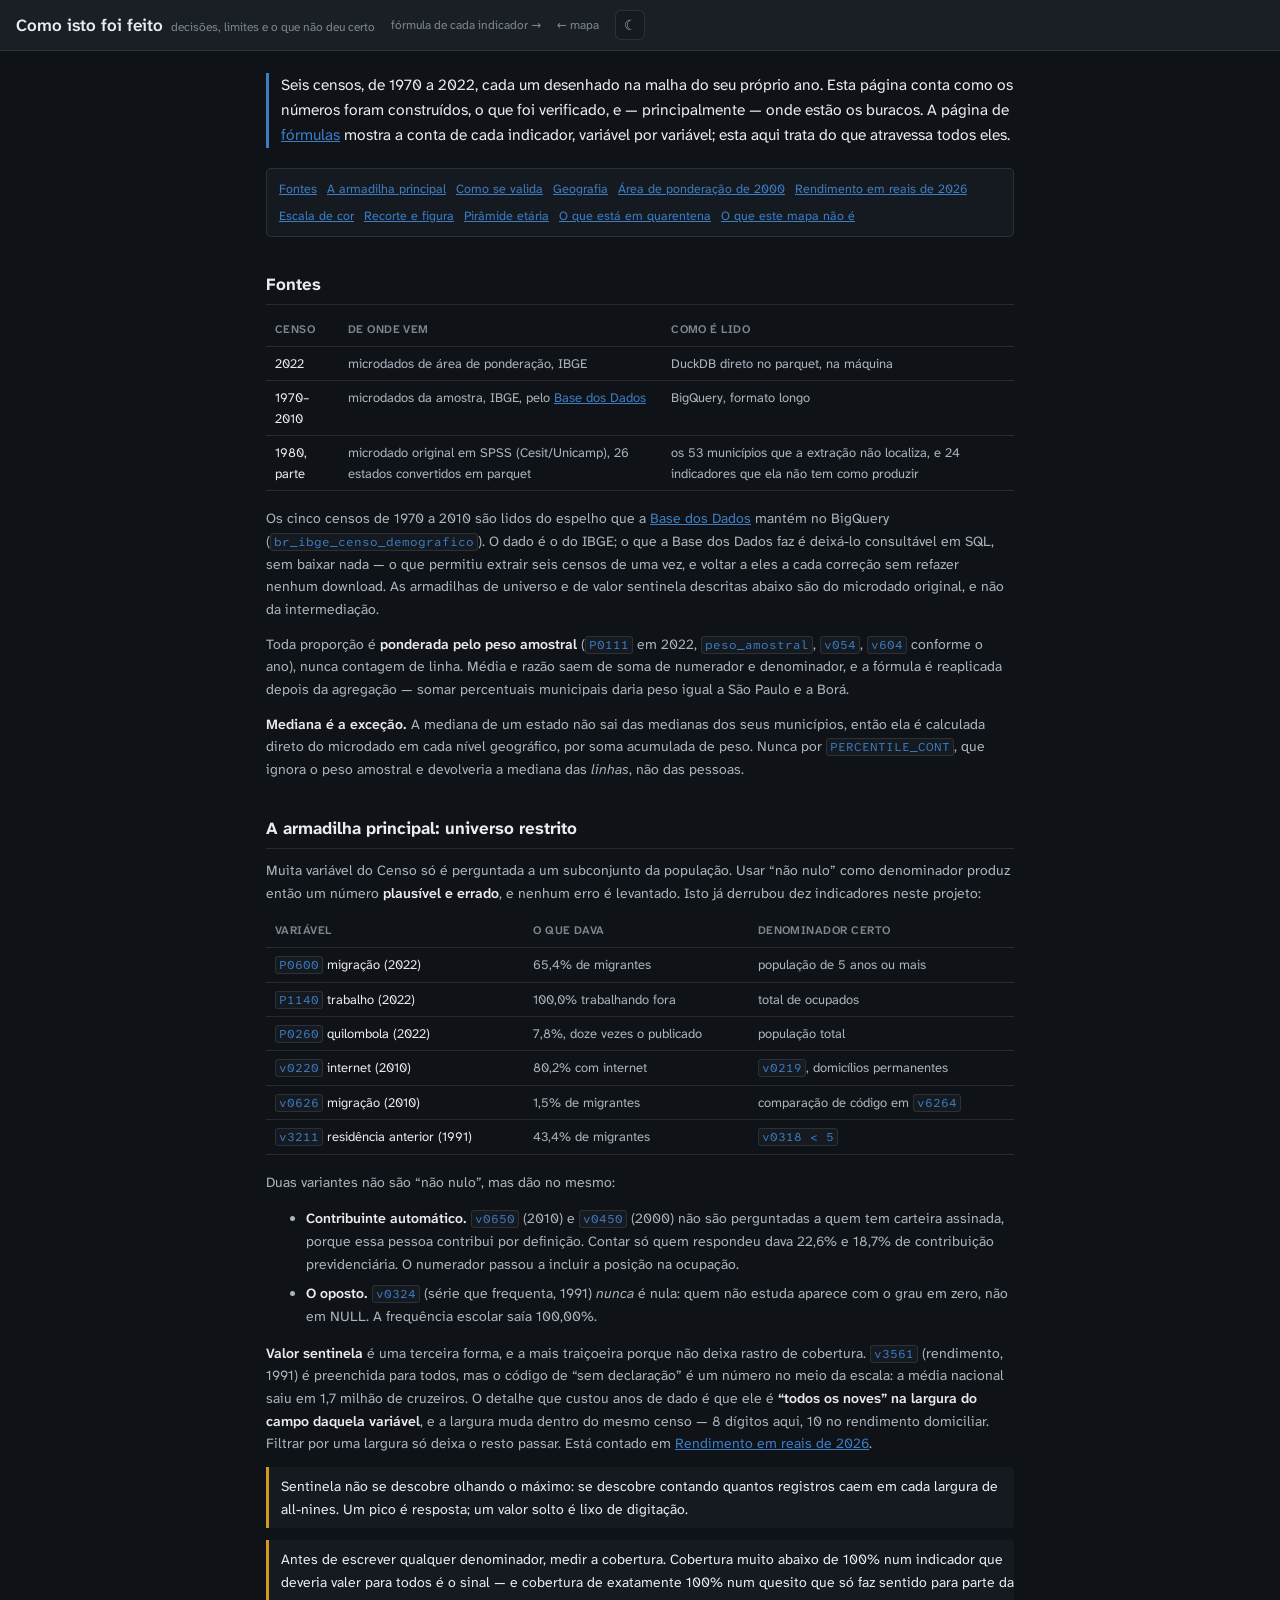
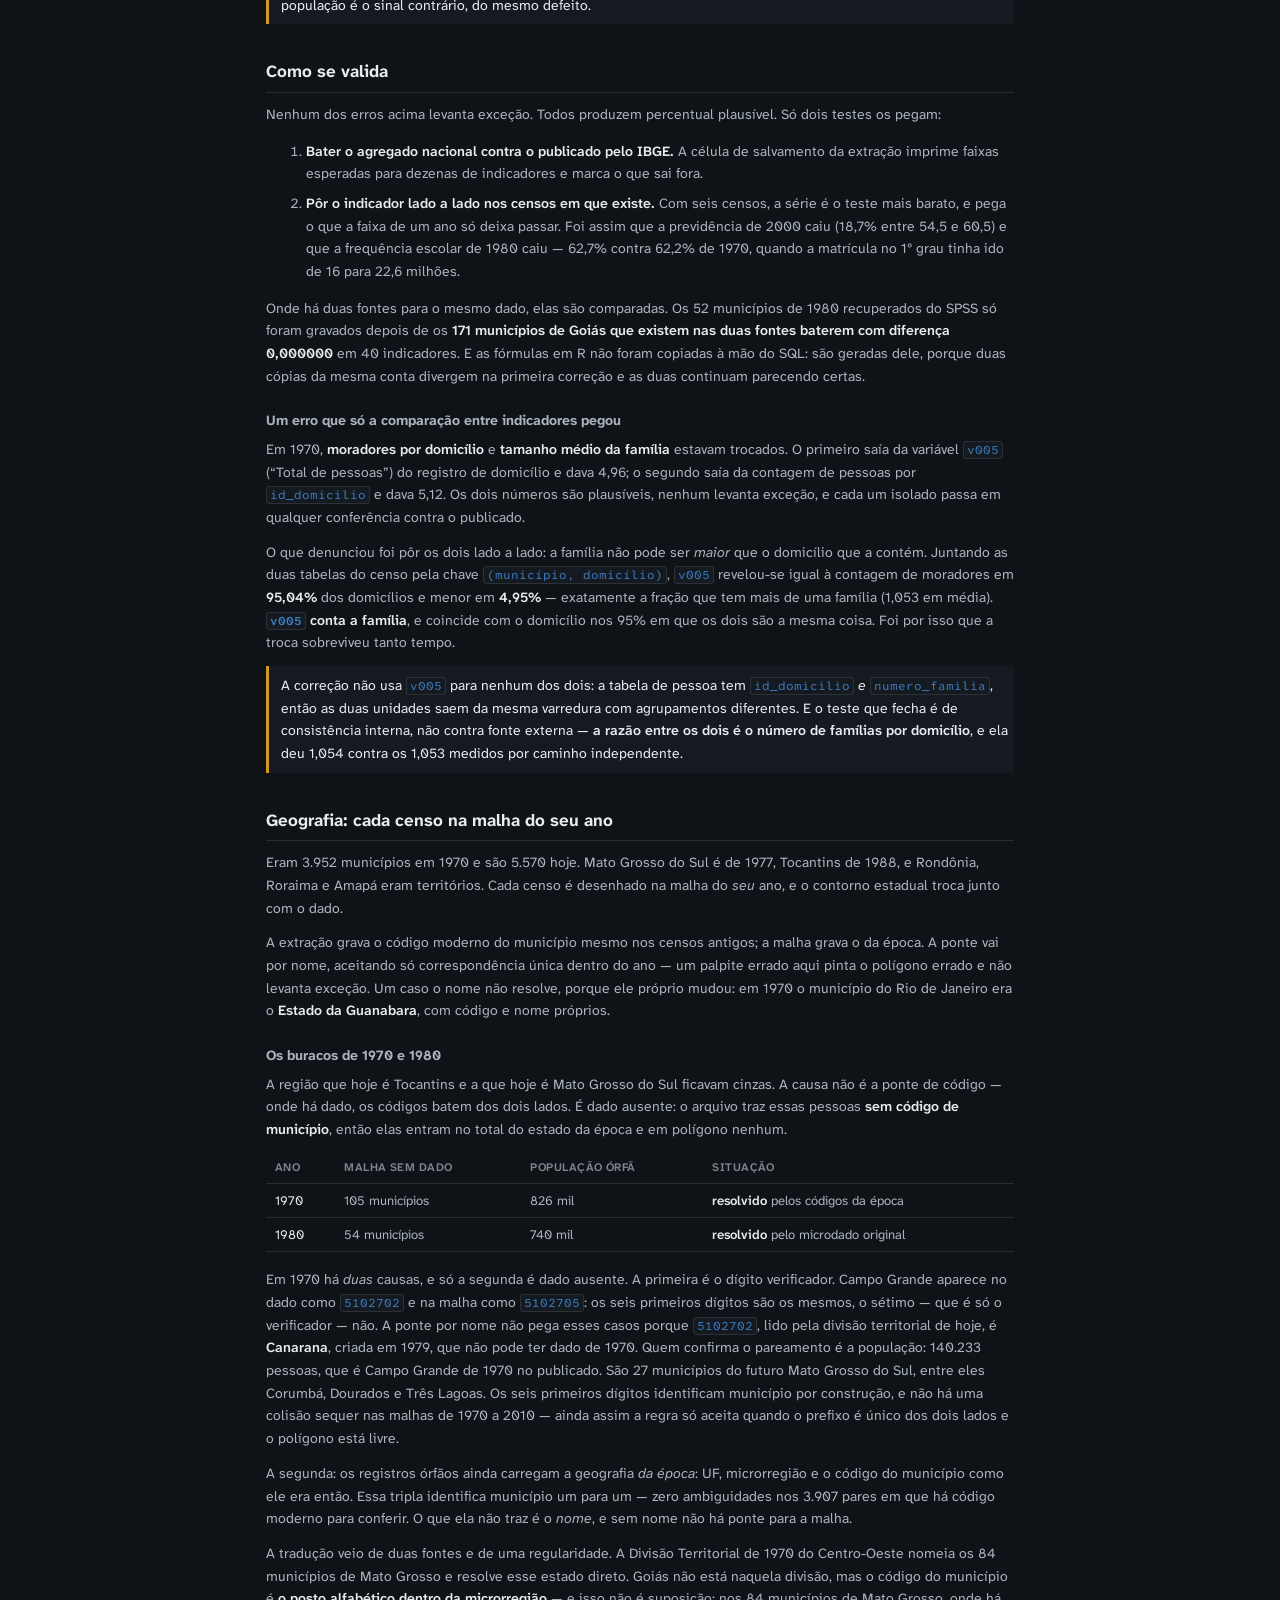
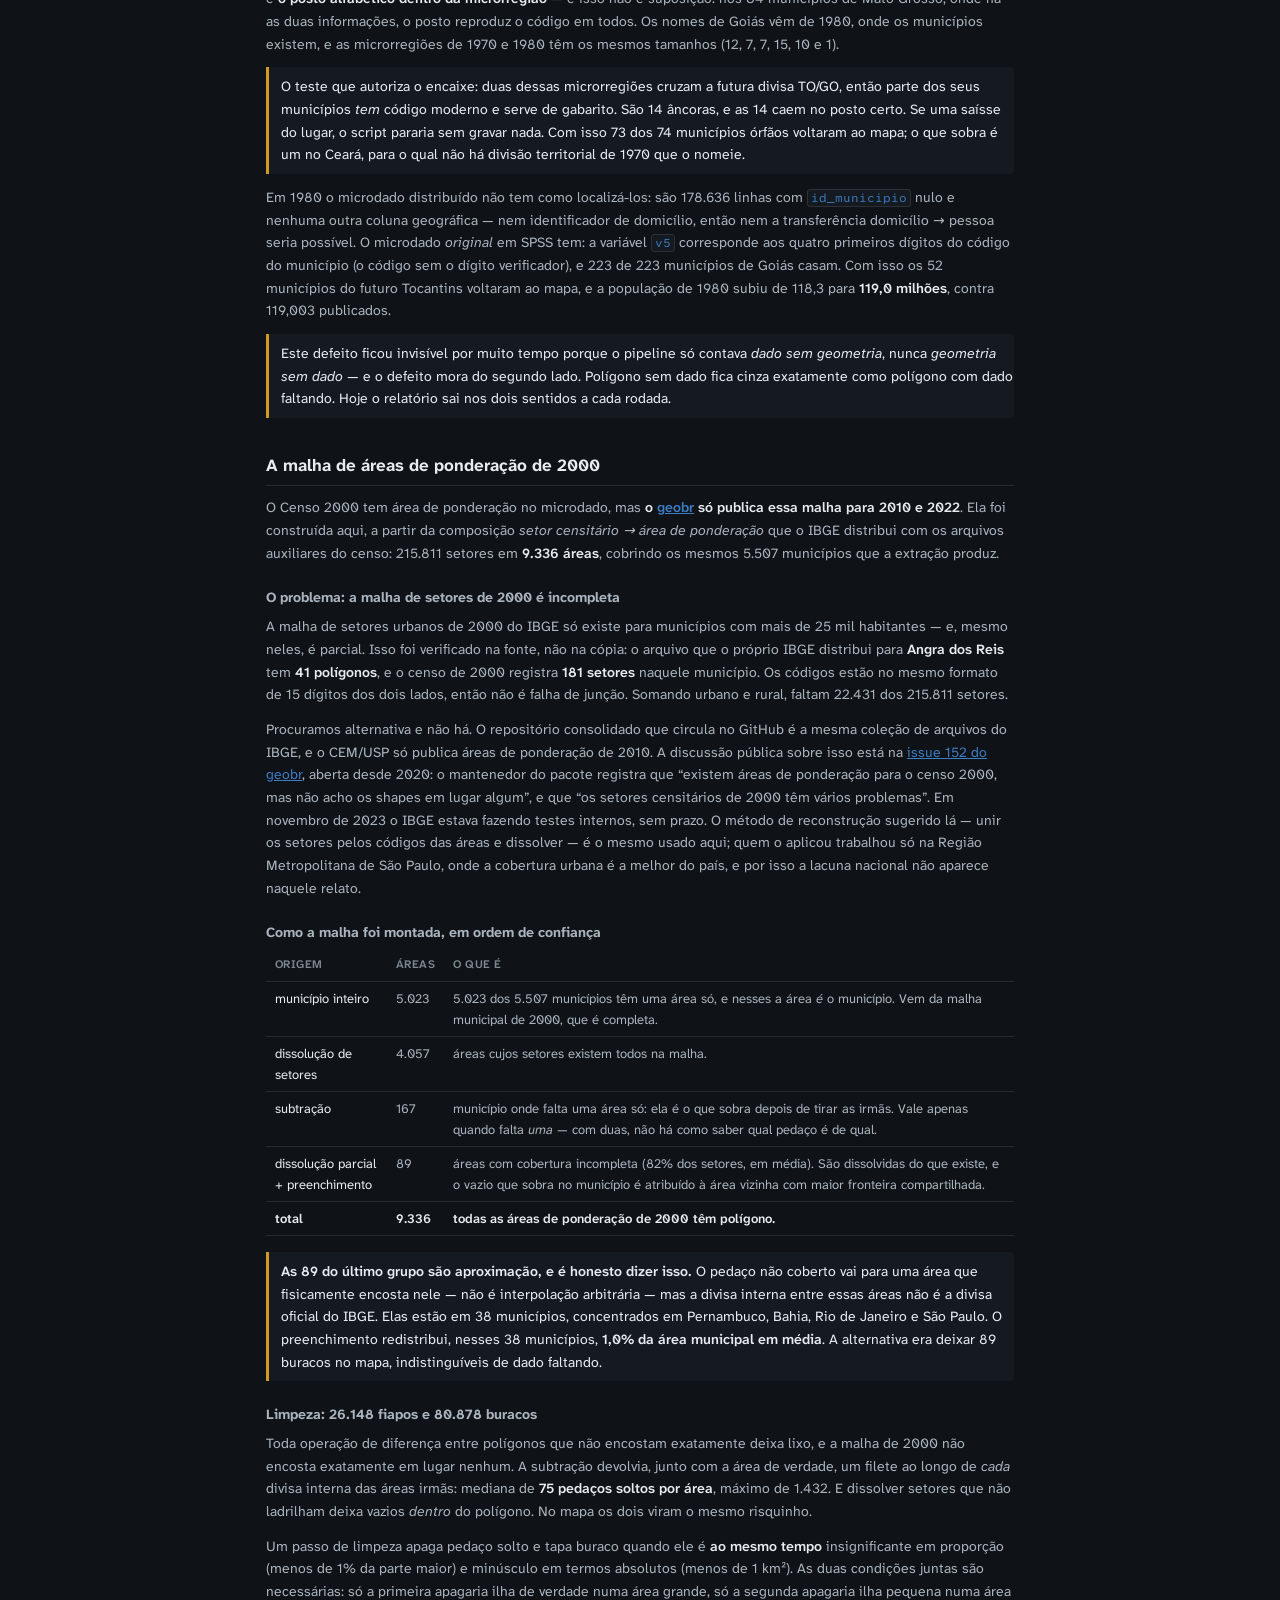
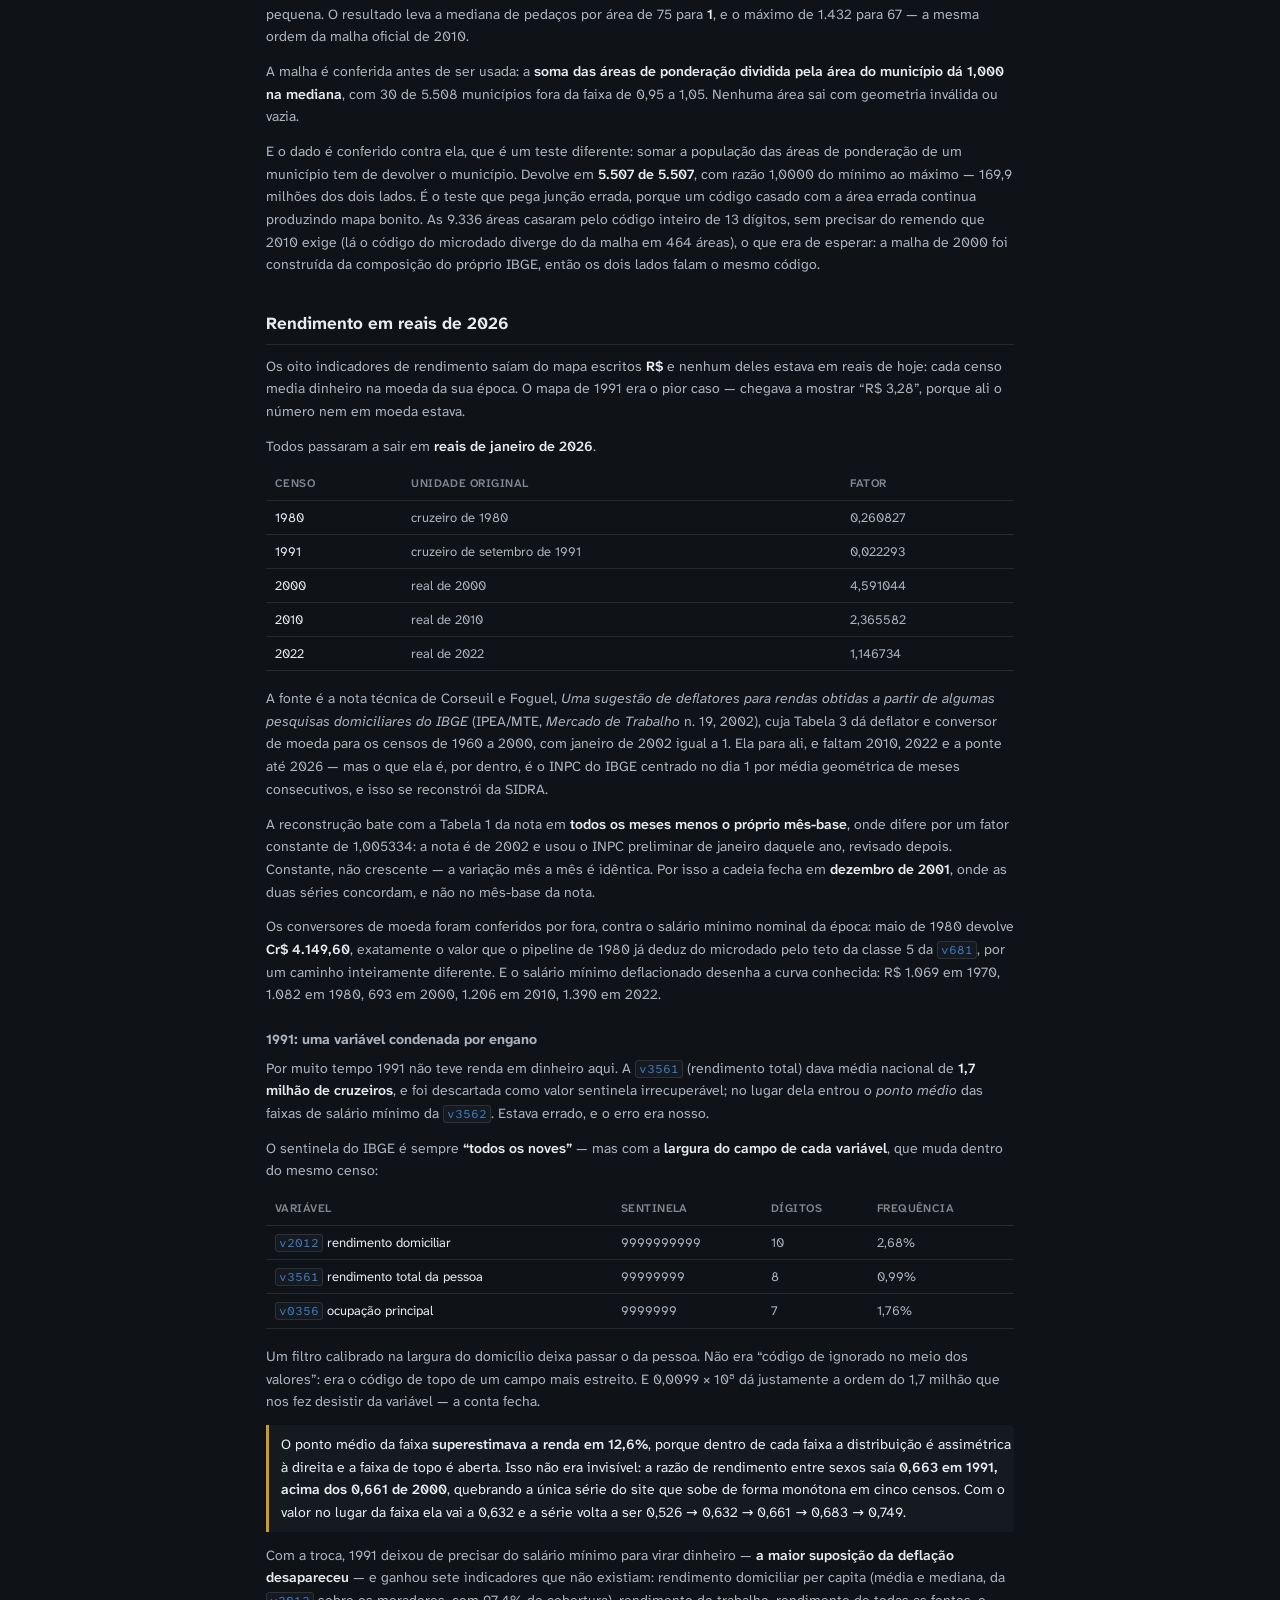
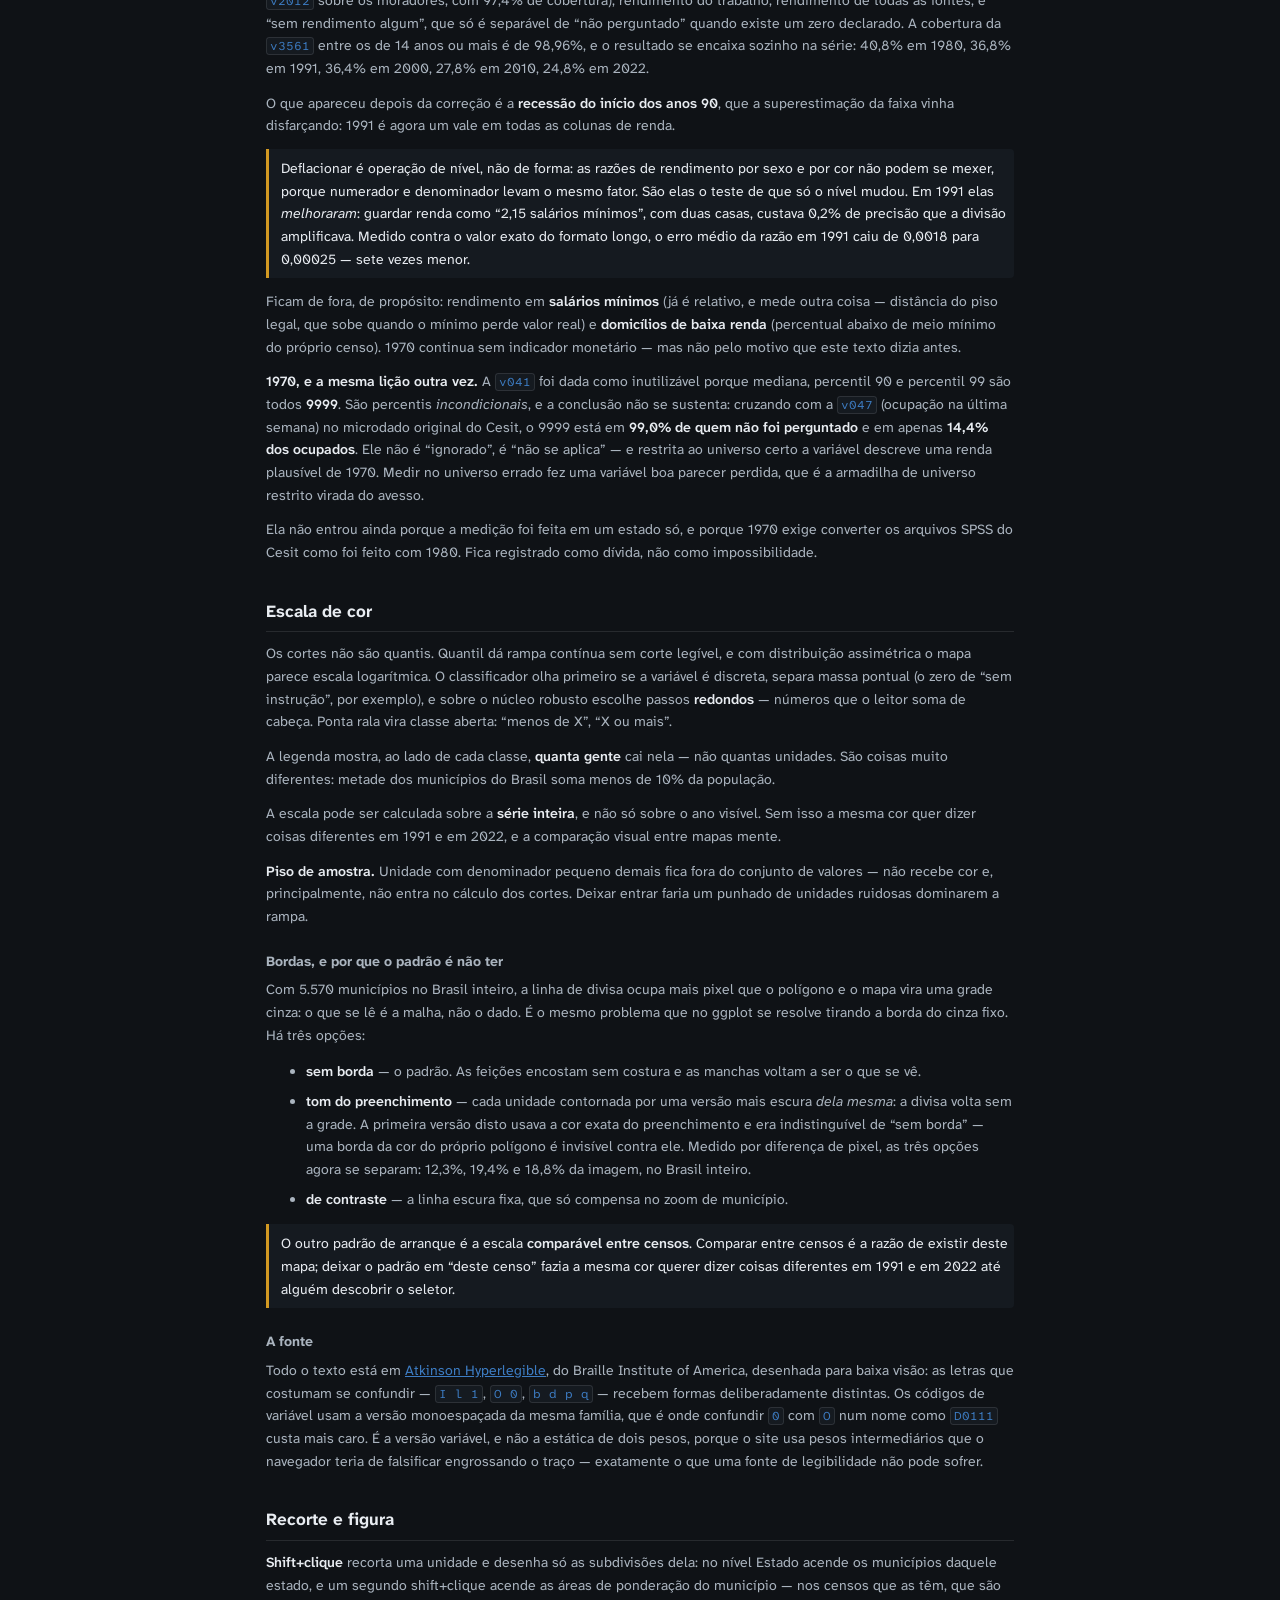
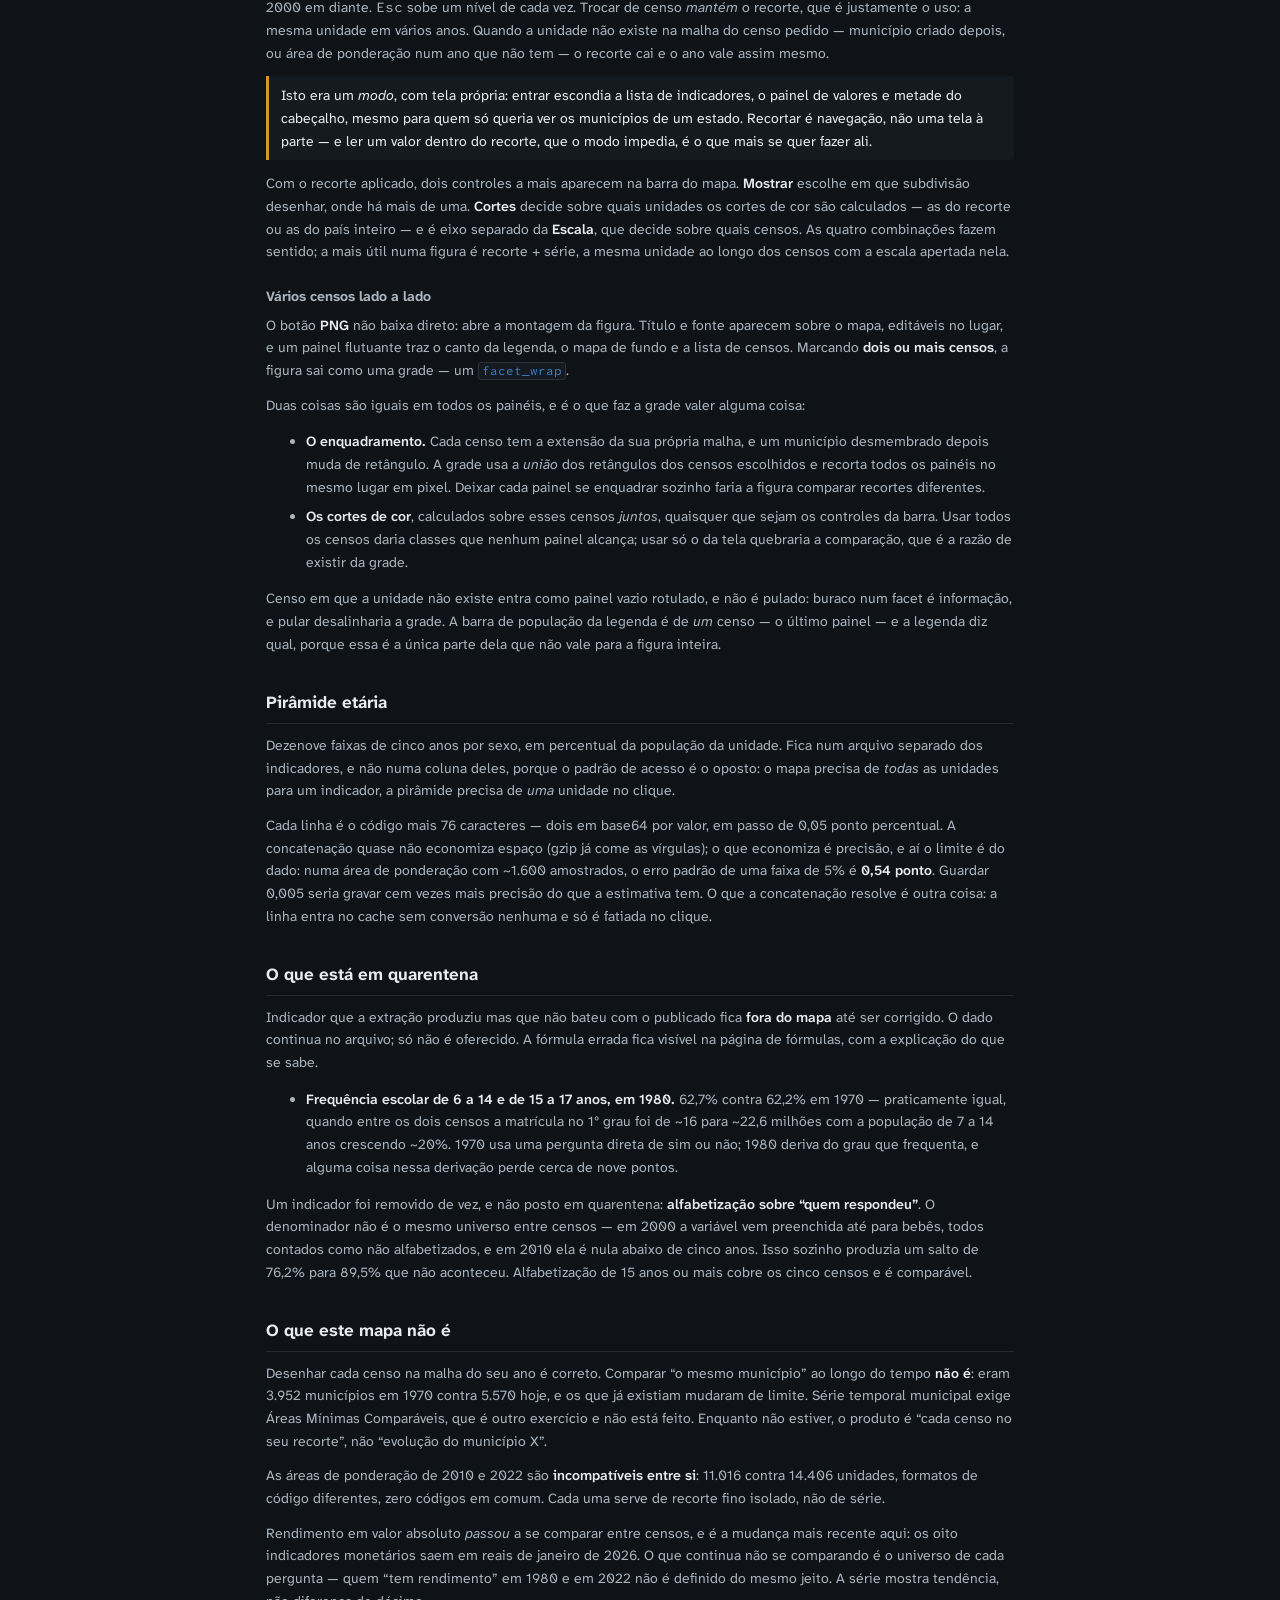
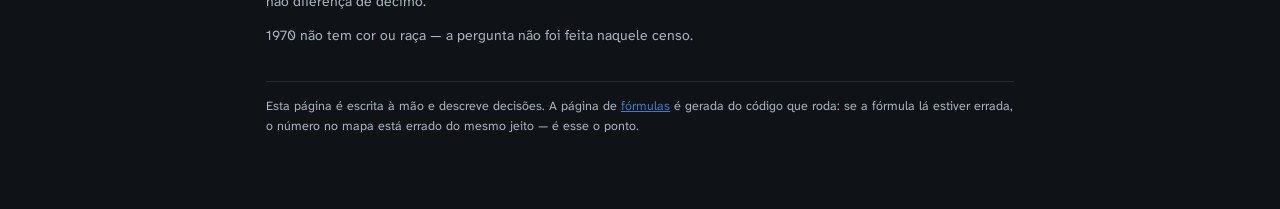
<file: site/metodologia-geral.html>
<!doctype html>
<html lang="pt-BR">
<head>
  <meta charset="UTF-8">
  <meta name="viewport" content="width=device-width, initial-scale=1.0">
  <title>Como isto foi feito · Censos Demográficos 1970-2022</title>
  <link rel="icon" href="data:image/svg+xml,%3Csvg xmlns='http://www.w3.org/2000/svg' viewBox='0 0 16 16'%3E%3Crect width='16' height='16' rx='3' fill='%230d1117'/%3E%3Crect x='2.5' y='2.5' width='5' height='5' fill='%23440154'/%3E%3Crect x='8.5' y='2.5' width='5' height='5' fill='%2331688e'/%3E%3Crect x='2.5' y='8.5' width='5' height='5' fill='%2335b779'/%3E%3Crect x='8.5' y='8.5' width='5' height='5' fill='%23fde725'/%3E%3C/svg%3E">
  <script>
    try {
      const t = localStorage.getItem('tema');
      if (t && t !== 'escuro') document.documentElement.dataset.theme = t;
    } catch { /* modo privado */ }
  </script>
  <!-- o @font-face esta no style.css, entao o navegador so descobre a fonte
       depois de baixar e ler a folha inteira. O preload adianta o subconjunto
       latin, que e o que cobre o portugues, e tira o lampejo de texto na fonte
       de sistema. 'crossorigin' e obrigatorio em fonte mesmo na mesma origem. -->
  <link rel="preload" as="font" type="font/woff2"
        href="./fonts/ahn-latin.woff2" crossorigin>
  <link rel="stylesheet" href="./css/style.css">
</head>
<body class="pagina-texto">
  <header id="app-header">
    <h1>Como isto foi feito<span class="h1-sub">decisões, limites e o que não deu certo</span></h1>
    <a class="link-voltar" href="./metodologia.html">fórmula de cada indicador →</a>
    <a class="link-voltar" href="./index.html">← mapa</a>
    <button id="btn-tema" type="button" title="Mudar para tema claro"></button>
  </header>

  <main id="met-main" class="texto-longo">

    <p class="lede">Seis censos, de 1970 a 2022, cada um desenhado na malha do
    seu próprio ano. Esta página conta como os números foram construídos, o que
    foi verificado, e — principalmente — onde estão os buracos. A página de
    <a href="./metodologia.html">fórmulas</a> mostra a conta de cada indicador,
    variável por variável; esta aqui trata do que atravessa todos eles.</p>

    <nav class="sumario" aria-label="Nesta página">
      <a href="#fontes">Fontes</a>
      <a href="#armadilha">A armadilha principal</a>
      <a href="#validacao">Como se valida</a>
      <a href="#geografia">Geografia</a>
      <a href="#ap2000">Área de ponderação de 2000</a>
      <a href="#deflator">Rendimento em reais de 2026</a>
      <a href="#escala">Escala de cor</a>
      <a href="#recorte">Recorte e figura</a>
      <a href="#piramide">Pirâmide etária</a>
      <a href="#quarentena">O que está em quarentena</a>
      <a href="#limites">O que este mapa não é</a>
    </nav>

    <!-- ============================================================ -->
    <section id="fontes">
      <h2>Fontes</h2>
      <table class="tab">
        <thead><tr><th>censo</th><th>de onde vem</th><th>como é lido</th></tr></thead>
        <tbody>
          <tr><td>2022</td><td>microdados de área de ponderação, IBGE</td>
              <td>DuckDB direto no parquet, na máquina</td></tr>
          <tr><td>1970–2010</td><td>microdados da amostra, IBGE, pelo <a href="https://basedosdados.org/dataset/br-ibge-censo-demografico" target="_blank" rel="noopener">Base dos Dados</a></td>
              <td>BigQuery, formato longo</td></tr>
          <tr><td>1980, parte</td><td>microdado original em SPSS (Cesit/Unicamp),
              26 estados convertidos em parquet</td>
              <td>os 53 municípios que a extração não localiza, e 24
              indicadores que ela não tem como produzir</td></tr>
        </tbody>
      </table>

      <p>Os cinco censos de 1970 a 2010 são lidos do espelho que a <a href="https://basedosdados.org/dataset/br-ibge-censo-demografico" target="_blank" rel="noopener">Base dos Dados</a>
      mantém no BigQuery (<code>br_ibge_censo_demografico</code>). O dado é o
      do IBGE; o que a Base dos Dados faz é deixá-lo consultável em SQL, sem
      baixar nada — o que permitiu extrair seis censos de uma vez, e voltar a
      eles a cada correção sem refazer nenhum download. As armadilhas de
      universo e de valor sentinela descritas abaixo são do microdado original,
      e não da intermediação.</p>

      <p>Toda proporção é <strong>ponderada pelo peso amostral</strong>
      (<code>P0111</code> em 2022, <code>peso_amostral</code>, <code>v054</code>,
      <code>v604</code> conforme o ano), nunca contagem de linha. Média e razão
      saem de soma de numerador e denominador, e a fórmula é reaplicada depois da
      agregação — somar percentuais municipais daria peso igual a São Paulo e a
      Borá.</p>

      <p><strong>Mediana é a exceção.</strong> A mediana de um estado não sai das
      medianas dos seus municípios, então ela é calculada direto do microdado em
      cada nível geográfico, por soma acumulada de peso. Nunca por
      <code>PERCENTILE_CONT</code>, que ignora o peso amostral e devolveria a
      mediana das <em>linhas</em>, não das pessoas.</p>
    </section>

    <!-- ============================================================ -->
    <section id="armadilha">
      <h2>A armadilha principal: universo restrito</h2>

      <p>Muita variável do Censo só é perguntada a um subconjunto da população.
      Usar “não nulo” como denominador produz então um número
      <strong>plausível e errado</strong>, e nenhum erro é levantado. Isto já
      derrubou dez indicadores neste projeto:</p>

      <table class="tab">
        <thead><tr><th>variável</th><th>o que dava</th><th>denominador certo</th></tr></thead>
        <tbody>
          <tr><td><code>P0600</code> migração (2022)</td><td>65,4% de migrantes</td><td>população de 5 anos ou mais</td></tr>
          <tr><td><code>P1140</code> trabalho (2022)</td><td>100,0% trabalhando fora</td><td>total de ocupados</td></tr>
          <tr><td><code>P0260</code> quilombola (2022)</td><td>7,8%, doze vezes o publicado</td><td>população total</td></tr>
          <tr><td><code>v0220</code> internet (2010)</td><td>80,2% com internet</td><td><code>v0219</code>, domicílios permanentes</td></tr>
          <tr><td><code>v0626</code> migração (2010)</td><td>1,5% de migrantes</td><td>comparação de código em <code>v6264</code></td></tr>
          <tr><td><code>v3211</code> residência anterior (1991)</td><td>43,4% de migrantes</td><td><code>v0318 &lt; 5</code></td></tr>
        </tbody>
      </table>

      <p>Duas variantes não são “não nulo”, mas dão no mesmo:</p>
      <ul>
        <li><strong>Contribuinte automático.</strong> <code>v0650</code> (2010) e
        <code>v0450</code> (2000) não são perguntadas a quem tem carteira
        assinada, porque essa pessoa contribui por definição. Contar só quem
        respondeu dava 22,6% e 18,7% de contribuição previdenciária. O numerador
        passou a incluir a posição na ocupação.</li>
        <li><strong>O oposto.</strong> <code>v0324</code> (série que frequenta,
        1991) <em>nunca</em> é nula: quem não estuda aparece com o grau em zero,
        não em NULL. A frequência escolar saía 100,00%.</li>
      </ul>

      <p><strong>Valor sentinela</strong> é uma terceira forma, e a mais
      traiçoeira porque não deixa rastro de cobertura. <code>v3561</code>
      (rendimento, 1991) é preenchida para todos, mas o código de “sem
      declaração” é um número no meio da escala: a média nacional saiu em 1,7
      milhão de cruzeiros. O detalhe que custou anos de dado é que ele é
      <strong>“todos os noves” na largura do campo daquela variável</strong>, e
      a largura muda dentro do mesmo censo — 8 dígitos aqui, 10 no rendimento
      domiciliar. Filtrar por uma largura só deixa o resto passar. Está contado
      em <a href="#deflator">Rendimento em reais de 2026</a>.</p>

      <p class="regra">Sentinela não se descobre olhando o máximo: se descobre
      contando quantos registros caem em cada largura de all-nines. Um pico é
      resposta; um valor solto é lixo de digitação.</p>

      <p class="regra">Antes de escrever qualquer denominador, medir a cobertura.
      Cobertura muito abaixo de 100% num indicador que deveria valer para todos é
      o sinal — e cobertura de exatamente 100% num quesito que só faz sentido
      para parte da população é o sinal contrário, do mesmo defeito.</p>
    </section>

    <!-- ============================================================ -->
    <section id="validacao">
      <h2>Como se valida</h2>

      <p>Nenhum dos erros acima levanta exceção. Todos produzem percentual
      plausível. Só dois testes os pegam:</p>

      <ol>
        <li><strong>Bater o agregado nacional contra o publicado pelo IBGE.</strong>
        A célula de salvamento da extração imprime faixas esperadas para dezenas
        de indicadores e marca o que sai fora.</li>
        <li><strong>Pôr o indicador lado a lado nos censos em que existe.</strong>
        Com seis censos, a série é o teste mais barato, e pega o que a faixa de um
        ano só deixa passar. Foi assim que a previdência de 2000 caiu (18,7% entre
        54,5 e 60,5) e que a frequência escolar de 1980 caiu — 62,7% contra 62,2%
        de 1970, quando a matrícula no 1º grau tinha ido de 16 para 22,6 milhões.</li>
      </ol>

      <p>Onde há duas fontes para o mesmo dado, elas são comparadas. Os 52
      municípios de 1980 recuperados do SPSS só foram gravados depois de os
      <strong>171 municípios de Goiás que existem nas duas fontes baterem com
      diferença 0,000000</strong> em 40 indicadores. E as fórmulas em R não foram
      copiadas à mão do SQL: são geradas dele, porque duas cópias da mesma conta
      divergem na primeira correção e as duas continuam parecendo certas.</p>

      <h3>Um erro que só a comparação entre indicadores pegou</h3>

      <p>Em 1970, <strong>moradores por domicílio</strong> e <strong>tamanho médio
      da família</strong> estavam trocados. O primeiro saía da variável
      <code>v005</code> (“Total de pessoas”) do registro de domicílio e dava 4,96;
      o segundo saía da contagem de pessoas por <code>id_domicilio</code> e dava
      5,12. Os dois números são plausíveis, nenhum levanta exceção, e cada um
      isolado passa em qualquer conferência contra o publicado.</p>

      <p>O que denunciou foi pôr os dois lado a lado: a família não pode ser
      <em>maior</em> que o domicílio que a contém. Juntando as duas tabelas do
      censo pela chave <code>(município, domicílio)</code>, <code>v005</code>
      revelou-se igual à contagem de moradores em <strong>95,04%</strong> dos
      domicílios e menor em <strong>4,95%</strong> — exatamente a fração que tem
      mais de uma família (1,053 em média). <strong><code>v005</code> conta a
      família</strong>, e coincide com o domicílio nos 95% em que os dois são a
      mesma coisa. Foi por isso que a troca sobreviveu tanto tempo.</p>

      <p class="regra">A correção não usa <code>v005</code> para nenhum dos dois: a
      tabela de pessoa tem <code>id_domicilio</code> <em>e</em>
      <code>numero_familia</code>, então as duas unidades saem da mesma varredura
      com agrupamentos diferentes. E o teste que fecha é de consistência interna,
      não contra fonte externa — <strong>a razão entre os dois é o número de
      famílias por domicílio</strong>, e ela deu 1,054 contra os 1,053 medidos por
      caminho independente.</p>
    </section>

    <!-- ============================================================ -->
    <section id="geografia">
      <h2>Geografia: cada censo na malha do seu ano</h2>

      <p>Eram 3.952 municípios em 1970 e são 5.570 hoje. Mato Grosso do Sul é de
      1977, Tocantins de 1988, e Rondônia, Roraima e Amapá eram territórios. Cada
      censo é desenhado na malha do <em>seu</em> ano, e o contorno estadual troca
      junto com o dado.</p>

      <p>A extração grava o código moderno do município mesmo nos censos
      antigos; a malha grava o da época. A ponte vai por nome, aceitando só
      correspondência única dentro do ano — um palpite errado aqui pinta o
      polígono errado e não levanta exceção. Um caso o nome não resolve, porque
      ele próprio mudou: em 1970 o município do Rio de Janeiro era o
      <strong>Estado da Guanabara</strong>, com código e nome próprios.</p>

      <h3>Os buracos de 1970 e 1980</h3>

      <p>A região que hoje é Tocantins e a que hoje é Mato Grosso do Sul ficavam
      cinzas. A causa não é a ponte de código — onde há dado, os códigos batem
      dos dois lados. É dado ausente: o arquivo traz essas pessoas
      <strong>sem código de município</strong>, então elas entram no total do
      estado da época e em polígono nenhum.</p>

      <table class="tab">
        <thead><tr><th>ano</th><th>malha sem dado</th><th>população órfã</th><th>situação</th></tr></thead>
        <tbody>
          <tr><td>1970</td><td>105 municípios</td><td>826 mil</td>
              <td><strong>resolvido</strong> pelos códigos da época</td></tr>
          <tr><td>1980</td><td>54 municípios</td><td>740 mil</td>
              <td><strong>resolvido</strong> pelo microdado original</td></tr>
        </tbody>
      </table>

      <p>Em 1970 há <em>duas</em> causas, e só a segunda é dado ausente. A
      primeira é o dígito verificador. Campo Grande aparece no dado como
      <code>5102702</code> e na malha como <code>5102705</code>: os seis
      primeiros dígitos são os mesmos, o sétimo — que é só o verificador — não.
      A ponte por nome não pega esses casos porque <code>5102702</code>, lido
      pela divisão territorial de hoje, é <strong>Canarana</strong>, criada em
      1979, que não pode ter dado de 1970. Quem confirma o pareamento é a
      população: 140.233 pessoas, que é Campo Grande de 1970 no publicado. São
      27 municípios do futuro Mato Grosso do Sul, entre eles Corumbá, Dourados e
      Três Lagoas. Os seis primeiros dígitos identificam município por
      construção, e não há uma colisão sequer nas malhas de 1970 a 2010 — ainda
      assim a regra só aceita quando o prefixo é único dos dois lados e o
      polígono está livre.</p>

      <p>A segunda: os registros órfãos ainda carregam a geografia
      <em>da época</em>: UF, microrregião e o código do município como ele era
      então. Essa tripla identifica município um para um — zero ambiguidades nos
      3.907 pares em que há código moderno para conferir. O que ela não traz é o
      <em>nome</em>, e sem nome não há ponte para a malha.</p>

      <p>A tradução veio de duas fontes e de uma regularidade. A Divisão
      Territorial de 1970 do Centro-Oeste nomeia os 84 municípios de Mato Grosso
      e resolve esse estado direto. Goiás não está naquela divisão, mas o código
      do município é <strong>o posto alfabético dentro da microrregião</strong> —
      e isso não é suposição: nos 84 municípios de Mato Grosso, onde há as duas
      informações, o posto reproduz o código em todos. Os nomes de Goiás vêm de
      1980, onde os municípios existem, e as microrregiões de 1970 e 1980 têm os
      mesmos tamanhos (12, 7, 7, 15, 10 e 1).</p>

      <p class="regra">O teste que autoriza o encaixe: duas dessas microrregiões
      cruzam a futura divisa TO/GO, então parte dos seus municípios <em>tem</em>
      código moderno e serve de gabarito. São 14 âncoras, e as 14 caem no posto
      certo. Se uma saísse do lugar, o script pararia sem gravar nada. Com isso
      73 dos 74 municípios órfãos voltaram ao mapa; o que sobra é um no Ceará,
      para o qual não há divisão territorial de 1970 que o nomeie.</p>

      <p>Em 1980 o microdado distribuído não tem como localizá-los: são 178.636 linhas
      com <code>id_municipio</code> nulo e nenhuma outra coluna geográfica — nem
      identificador de domicílio, então nem a transferência domicílio → pessoa
      seria possível. O microdado <em>original</em> em SPSS tem: a variável
      <code>v5</code> corresponde aos quatro primeiros dígitos do código do
      município (o código sem o dígito verificador), e 223 de 223 municípios de
      Goiás casam. Com isso os 52 municípios do futuro Tocantins voltaram ao
      mapa, e a população de 1980 subiu de 118,3 para <strong>119,0 milhões</strong>,
      contra 119,003 publicados.</p>

      <p class="regra">Este defeito ficou invisível por muito tempo porque o
      pipeline só contava <em>dado sem geometria</em>, nunca
      <em>geometria sem dado</em> — e o defeito mora do segundo lado. Polígono sem
      dado fica cinza exatamente como polígono com dado faltando. Hoje o relatório
      sai nos dois sentidos a cada rodada.</p>
    </section>

    <!-- ============================================================ -->
    <section id="ap2000">
      <h2>A malha de áreas de ponderação de 2000</h2>

      <p>O Censo 2000 tem área de ponderação no microdado, mas
      <strong>o <a href="https://ipeagit.github.io/geobr/" target="_blank" rel="noopener">geobr</a> só publica essa malha para 2010 e 2022</strong>. Ela foi
      construída aqui, a partir da composição
      <em>setor censitário → área de ponderação</em> que o IBGE distribui com os
      arquivos auxiliares do censo: 215.811 setores em <strong>9.336 áreas</strong>,
      cobrindo os mesmos 5.507 municípios que a extração produz.</p>

      <h3>O problema: a malha de setores de 2000 é incompleta</h3>

      <p>A malha de setores urbanos de 2000 do IBGE só existe para municípios com
      mais de 25 mil habitantes — e, mesmo neles, é parcial. Isso foi verificado
      na fonte, não na cópia: o arquivo que o próprio IBGE distribui para
      <strong>Angra dos Reis</strong> tem <strong>41 polígonos</strong>, e o censo
      de 2000 registra <strong>181 setores</strong> naquele município. Os códigos
      estão no mesmo formato de 15 dígitos dos dois lados, então não é falha de
      junção. Somando urbano e rural, faltam 22.431 dos 215.811 setores.</p>

      <p>Procuramos alternativa e não há. O repositório consolidado que circula
      no GitHub é a mesma coleção de arquivos do IBGE, e o CEM/USP só publica
      áreas de ponderação de 2010. A discussão pública sobre isso está na
      <a href="https://github.com/ipea/geobr/issues/152">issue 152 do geobr</a>,
      aberta desde 2020: o mantenedor do pacote registra que “existem áreas de
      ponderação para o censo 2000, mas não acho os shapes em lugar algum”, e
      que “os setores censitários de 2000 têm vários problemas”. Em novembro de
      2023 o IBGE estava fazendo testes internos, sem prazo. O método de
      reconstrução sugerido lá — unir os setores pelos códigos das áreas e
      dissolver — é o mesmo usado aqui; quem o aplicou trabalhou só na Região
      Metropolitana de São Paulo, onde a cobertura urbana é a melhor do país, e
      por isso a lacuna nacional não aparece naquele relato.</p>

      <h3>Como a malha foi montada, em ordem de confiança</h3>

      <table class="tab">
        <thead><tr><th>origem</th><th>áreas</th><th>o que é</th></tr></thead>
        <tbody>
          <tr><td>município inteiro</td><td>5.023</td>
              <td>5.023 dos 5.507 municípios têm uma área só, e nesses a área
                  <em>é</em> o município. Vem da malha municipal de 2000, que é
                  completa.</td></tr>
          <tr><td>dissolução de setores</td><td>4.057</td>
              <td>áreas cujos setores existem todos na malha.</td></tr>
          <tr><td>subtração</td><td>167</td>
              <td>município onde falta uma área só: ela é o que sobra depois de
                  tirar as irmãs. Vale apenas quando falta <em>uma</em> — com
                  duas, não há como saber qual pedaço é de qual.</td></tr>
          <tr><td>dissolução parcial<br>+ preenchimento</td><td>89</td>
              <td>áreas com cobertura incompleta (82% dos setores, em média).
                  São dissolvidas do que existe, e o vazio que sobra no município
                  é atribuído à área vizinha com maior fronteira compartilhada.</td></tr>
          <tr><td><strong>total</strong></td><td><strong>9.336</strong></td>
              <td><strong>todas as áreas de ponderação de 2000 têm polígono.</strong></td></tr>
        </tbody>
      </table>

      <p class="regra"><strong>As 89 do último grupo são aproximação, e é honesto
      dizer isso.</strong> O pedaço não coberto vai para uma área que fisicamente
      encosta nele — não é interpolação arbitrária — mas a divisa interna entre
      essas áreas não é a divisa oficial do IBGE. Elas estão em 38 municípios,
      concentrados em Pernambuco, Bahia, Rio de Janeiro e São Paulo. O
      preenchimento redistribui, nesses 38 municípios, <strong>1,0% da área
      municipal em média</strong>. A alternativa era deixar 89 buracos no mapa,
      indistinguíveis de dado faltando.</p>

      <h3>Limpeza: 26.148 fiapos e 80.878 buracos</h3>

      <p>Toda operação de diferença entre polígonos que não encostam
      exatamente deixa lixo, e a malha de 2000 não encosta exatamente em lugar
      nenhum. A subtração devolvia, junto com a área de verdade, um filete ao
      longo de <em>cada</em> divisa interna das áreas irmãs: mediana de
      <strong>75 pedaços soltos por área</strong>, máximo de 1.432. E dissolver
      setores que não ladrilham deixa vazios <em>dentro</em> do polígono. No
      mapa os dois viram o mesmo risquinho.</p>

      <p>Um passo de limpeza apaga pedaço solto e tapa buraco quando ele é
      <strong>ao mesmo tempo</strong> insignificante em proporção (menos de 1%
      da parte maior) e minúsculo em termos absolutos (menos de 1 km²). As duas
      condições juntas são necessárias: só a primeira apagaria ilha de verdade
      numa área grande, só a segunda apagaria ilha pequena numa área pequena.
      O resultado leva a mediana de pedaços por área de 75 para <strong>1</strong>,
      e o máximo de 1.432 para 67 — a mesma ordem da malha oficial de 2010.</p>

      <p>A malha é conferida antes de ser usada: a <strong>soma das áreas de
      ponderação dividida pela área do município dá 1,000 na mediana</strong>,
      com 30 de 5.508 municípios fora da faixa de 0,95 a 1,05. Nenhuma área sai
      com geometria inválida ou vazia.</p>

      <p>E o dado é conferido contra ela, que é um teste diferente: somar a
      população das áreas de ponderação de um município tem de devolver o
      município. Devolve em <strong>5.507 de 5.507</strong>, com razão 1,0000 do
      mínimo ao máximo — 169,9 milhões dos dois lados. É o teste que pega junção
      errada, porque um código casado com a área errada continua produzindo mapa
      bonito. As 9.336 áreas casaram pelo código inteiro de 13 dígitos, sem
      precisar do remendo que 2010 exige (lá o código do microdado diverge do da
      malha em 464 áreas), o que era de esperar: a malha de 2000 foi construída
      da composição do próprio IBGE, então os dois lados falam o mesmo código.</p>
    </section>

    <!-- ============================================================ -->
    <section id="deflator">
      <h2>Rendimento em reais de 2026</h2>

      <p>Os oito indicadores de rendimento saíam do mapa escritos
      <strong>R$</strong> e nenhum deles estava em reais de hoje: cada censo
      media dinheiro na moeda da sua época. O mapa de 1991 era o pior caso —
      chegava a mostrar “R$&nbsp;3,28”, porque ali o número nem em moeda
      estava.</p>

      <p>Todos passaram a sair em <strong>reais de janeiro de 2026</strong>.</p>

      <table class="tab">
        <thead><tr><th>censo</th><th>unidade original</th><th>fator</th></tr></thead>
        <tbody>
          <tr><td>1980</td><td>cruzeiro de 1980</td><td>0,260827</td></tr>
          <tr><td>1991</td><td>cruzeiro de setembro de 1991</td>
              <td>0,022293</td></tr>
          <tr><td>2000</td><td>real de 2000</td><td>4,591044</td></tr>
          <tr><td>2010</td><td>real de 2010</td><td>2,365582</td></tr>
          <tr><td>2022</td><td>real de 2022</td><td>1,146734</td></tr>
        </tbody>
      </table>

      <p>A fonte é a nota técnica de Corseuil e Foguel, <em>Uma sugestão de
      deflatores para rendas obtidas a partir de algumas pesquisas domiciliares
      do IBGE</em> (IPEA/MTE, <em>Mercado de Trabalho</em> n.&nbsp;19, 2002),
      cuja Tabela 3 dá deflator e conversor de moeda para os censos de 1960 a
      2000, com janeiro de 2002 igual a 1. Ela para ali, e faltam 2010, 2022 e a
      ponte até 2026 — mas o que ela é, por dentro, é o INPC do IBGE centrado no
      dia 1 por média geométrica de meses consecutivos, e isso se reconstrói da
      SIDRA.</p>

      <p>A reconstrução bate com a Tabela 1 da nota em <strong>todos os meses
      menos o próprio mês-base</strong>, onde difere por um fator constante de
      1,005334: a nota é de 2002 e usou o INPC preliminar de janeiro daquele ano,
      revisado depois. Constante, não crescente — a variação mês a mês é
      idêntica. Por isso a cadeia fecha em <strong>dezembro de 2001</strong>,
      onde as duas séries concordam, e não no mês-base da nota.</p>

      <p>Os conversores de moeda foram conferidos por fora, contra o salário
      mínimo nominal da época: maio de 1980 devolve <strong>Cr$&nbsp;4.149,60</strong>,
      exatamente o valor que o pipeline de 1980 já deduz do microdado pelo teto
      da classe 5 da <code>v681</code>, por um caminho inteiramente diferente. E
      o salário mínimo deflacionado desenha a curva conhecida: R$&nbsp;1.069 em
      1970, 1.082 em 1980, 693 em 2000, 1.206 em 2010, 1.390 em 2022.</p>

      <h3>1991: uma variável condenada por engano</h3>

      <p>Por muito tempo 1991 não teve renda em dinheiro aqui. A
      <code>v3561</code> (rendimento total) dava média nacional de
      <strong>1,7 milhão de cruzeiros</strong>, e foi descartada como valor
      sentinela irrecuperável; no lugar dela entrou o <em>ponto médio</em> das
      faixas de salário mínimo da <code>v3562</code>. Estava errado, e o erro
      era nosso.</p>

      <p>O sentinela do IBGE é sempre <strong>“todos os noves”</strong> — mas
      com a <strong>largura do campo de cada variável</strong>, que muda dentro
      do mesmo censo:</p>

      <table class="tab">
        <thead><tr><th>variável</th><th>sentinela</th><th>dígitos</th><th>frequência</th></tr></thead>
        <tbody>
          <tr><td><code>v2012</code> rendimento domiciliar</td><td>9999999999</td><td>10</td><td>2,68%</td></tr>
          <tr><td><code>v3561</code> rendimento total da pessoa</td><td>99999999</td><td>8</td><td>0,99%</td></tr>
          <tr><td><code>v0356</code> ocupação principal</td><td>9999999</td><td>7</td><td>1,76%</td></tr>
        </tbody>
      </table>

      <p>Um filtro calibrado na largura do domicílio deixa passar o da pessoa.
      Não era “código de ignorado no meio dos valores”: era o código de topo de
      um campo mais estreito. E 0,0099&nbsp;×&nbsp;10⁸ dá justamente a ordem do
      1,7 milhão que nos fez desistir da variável — a conta fecha.</p>

      <p class="regra">O ponto médio da faixa <strong>superestimava a renda em
      12,6%</strong>, porque dentro de cada faixa a distribuição é assimétrica à
      direita e a faixa de topo é aberta. Isso não era invisível: a razão de
      rendimento entre sexos saía <strong>0,663 em 1991, acima dos 0,661 de
      2000</strong>, quebrando a única série do site que sobe de forma monótona
      em cinco censos. Com o valor no lugar da faixa ela vai a 0,632 e a série
      volta a ser 0,526 → 0,632 → 0,661 → 0,683 → 0,749.</p>

      <p>Com a troca, 1991 deixou de precisar do salário mínimo para virar
      dinheiro — <strong>a maior suposição da deflação desapareceu</strong> —
      e ganhou sete indicadores que não existiam: rendimento domiciliar per
      capita (média e mediana, da <code>v2012</code> sobre os moradores, com
      97,4% de cobertura), rendimento do trabalho, rendimento de todas as
      fontes, e “sem rendimento algum”, que só é separável de “não perguntado”
      quando existe um zero declarado. A cobertura da <code>v3561</code> entre
      os de 14 anos ou mais é de 98,96%, e o resultado se encaixa sozinho na
      série: 40,8% em 1980, 36,8% em 1991, 36,4% em 2000, 27,8% em 2010, 24,8%
      em 2022.</p>

      <p>O que apareceu depois da correção é a <strong>recessão do início dos
      anos 90</strong>, que a superestimação da faixa vinha disfarçando: 1991 é
      agora um vale em todas as colunas de renda.</p>

      <p class="regra">Deflacionar é operação de nível, não de forma: as razões
      de rendimento por sexo e por cor não podem se mexer, porque numerador e
      denominador levam o mesmo fator. São elas o teste de que só o nível mudou.
      Em 1991 elas <em>melhoraram</em>: guardar renda como “2,15 salários
      mínimos”, com duas casas, custava 0,2% de precisão que a divisão
      amplificava. Medido contra o valor exato do formato longo, o erro médio da
      razão em 1991 caiu de 0,0018 para 0,00025 — sete vezes menor.</p>

      <p>Ficam de fora, de propósito: rendimento em <strong>salários
      mínimos</strong> (já é relativo, e mede outra coisa — distância do piso
      legal, que sobe quando o mínimo perde valor real) e <strong>domicílios de
      baixa renda</strong> (percentual abaixo de meio mínimo do próprio censo).
      1970 continua sem indicador monetário — mas não pelo motivo que este
      texto dizia antes.</p>

      <p><strong>1970, e a mesma lição outra vez.</strong> A
      <code>v041</code> foi dada como inutilizável porque mediana, percentil 90
      e percentil 99 são todos <strong>9999</strong>. São percentis
      <em>incondicionais</em>, e a conclusão não se sustenta: cruzando com a
      <code>v047</code> (ocupação na última semana) no microdado original do
      Cesit, o 9999 está em <strong>99,0% de quem não foi perguntado</strong> e
      em apenas <strong>14,4% dos ocupados</strong>. Ele não é “ignorado”, é
      “não se aplica” — e restrita ao universo certo a variável descreve uma
      renda plausível de 1970. Medir no universo errado fez uma variável boa
      parecer perdida, que é a armadilha de universo restrito virada do
      avesso.</p>

      <p>Ela não entrou ainda porque a medição foi feita em um estado só, e
      porque 1970 exige converter os arquivos SPSS do Cesit como foi feito com
      1980. Fica registrado como dívida, não como impossibilidade.</p>
    </section>

    <!-- ============================================================ -->
    <section id="escala">
      <h2>Escala de cor</h2>

      <p>Os cortes não são quantis. Quantil dá rampa contínua sem corte legível, e
      com distribuição assimétrica o mapa parece escala logarítmica. O
      classificador olha primeiro se a variável é discreta, separa massa pontual
      (o zero de “sem instrução”, por exemplo), e sobre o núcleo robusto escolhe
      passos <strong>redondos</strong> — números que o leitor soma de cabeça.
      Ponta rala vira classe aberta: “menos de X”, “X ou mais”.</p>

      <p>A legenda mostra, ao lado de cada classe, <strong>quanta gente</strong>
      cai nela — não quantas unidades. São coisas muito diferentes: metade dos
      municípios do Brasil soma menos de 10% da população.</p>

      <p>A escala pode ser calculada sobre a <strong>série inteira</strong>, e não
      só sobre o ano visível. Sem isso a mesma cor quer dizer coisas diferentes em
      1991 e em 2022, e a comparação visual entre mapas mente.</p>

      <p><strong>Piso de amostra.</strong> Unidade com denominador pequeno demais
      fica fora do conjunto de valores — não recebe cor e, principalmente, não
      entra no cálculo dos cortes. Deixar entrar faria um punhado de unidades
      ruidosas dominarem a rampa.</p>

      <h3>Bordas, e por que o padrão é não ter</h3>

      <p>Com 5.570 municípios no Brasil inteiro, a linha de divisa ocupa mais
      pixel que o polígono e o mapa vira uma grade cinza: o que se lê é a malha,
      não o dado. É o mesmo problema que no ggplot se resolve tirando a borda do
      cinza fixo. Há três opções:</p>

      <ul>
        <li><strong>sem borda</strong> — o padrão. As feições encostam sem
        costura e as manchas voltam a ser o que se vê.</li>
        <li><strong>tom do preenchimento</strong> — cada unidade contornada por
        uma versão mais escura <em>dela mesma</em>: a divisa volta sem a grade.
        A primeira versão disto usava a cor exata do preenchimento e era
        indistinguível de “sem borda” — uma borda da cor do próprio polígono é
        invisível contra ele. Medido por diferença de pixel, as três opções
        agora se separam: 12,3%, 19,4% e 18,8% da imagem, no Brasil inteiro.</li>
        <li><strong>de contraste</strong> — a linha escura fixa, que só compensa
        no zoom de município.</li>
      </ul>

      <p class="regra">O outro padrão de arranque é a escala <strong>comparável
      entre censos</strong>. Comparar entre censos é a razão de existir deste
      mapa; deixar o padrão em “deste censo” fazia a mesma cor querer dizer
      coisas diferentes em 1991 e em 2022 até alguém descobrir o seletor.</p>

      <h3>A fonte</h3>

      <p>Todo o texto está em <a href="https://www.brailleinstitute.org/freefont/"
      target="_blank" rel="noopener">Atkinson Hyperlegible</a>, do Braille
      Institute of America, desenhada para baixa visão: as letras que costumam se
      confundir — <code>I l 1</code>, <code>O 0</code>, <code>b d p q</code> —
      recebem formas deliberadamente distintas. Os códigos de variável usam a
      versão monoespaçada da mesma família, que é onde confundir <code>0</code>
      com <code>O</code> num nome como <code>D0111</code> custa mais caro. É a
      versão variável, e não a estática de dois pesos, porque o site usa pesos
      intermediários que o navegador teria de falsificar engrossando o traço —
      exatamente o que uma fonte de legibilidade não pode sofrer.</p>
    </section>

    <!-- ============================================================ -->
    <section id="recorte">
      <h2>Recorte e figura</h2>

      <p><strong>Shift+clique</strong> recorta uma unidade e desenha só as
      subdivisões dela: no nível Estado acende os municípios daquele estado, e
      um segundo shift+clique acende as áreas de ponderação do município — nos
      censos que as têm, que são 2000 em diante. <kbd>Esc</kbd> sobe um nível de
      cada vez. Trocar de censo <em>mantém</em> o recorte, que é justamente o
      uso: a mesma unidade em vários anos. Quando a unidade não existe na malha
      do censo pedido — município criado depois, ou área de ponderação num ano
      que não tem — o recorte cai e o ano vale assim mesmo.</p>

      <p class="regra">Isto era um <em>modo</em>, com tela própria: entrar
      escondia a lista de indicadores, o painel de valores e metade do
      cabeçalho, mesmo para quem só queria ver os municípios de um estado.
      Recortar é navegação, não uma tela à parte — e ler um valor dentro do
      recorte, que o modo impedia, é o que mais se quer fazer ali.</p>

      <p>Com o recorte aplicado, dois controles a mais aparecem na barra do
      mapa. <strong>Mostrar</strong> escolhe em que subdivisão desenhar, onde há
      mais de uma. <strong>Cortes</strong> decide sobre quais unidades os cortes
      de cor são calculados — as do recorte ou as do país inteiro — e é eixo
      separado da <strong>Escala</strong>, que decide sobre quais censos. As
      quatro combinações fazem sentido; a mais útil numa figura é recorte +
      série, a mesma unidade ao longo dos censos com a escala apertada nela.</p>

      <h3>Vários censos lado a lado</h3>

      <p>O botão <strong>PNG</strong> não baixa direto: abre a montagem da
      figura. Título e fonte aparecem sobre o mapa, editáveis no lugar, e um
      painel flutuante traz o canto da legenda, o mapa de fundo e a lista de
      censos. Marcando <strong>dois ou mais censos</strong>, a figura sai como
      uma grade — um <code>facet_wrap</code>.</p>

      <p>Duas coisas são iguais em todos os painéis, e é o que faz a grade valer
      alguma coisa:</p>

      <ul>
        <li><strong>O enquadramento.</strong> Cada censo tem a extensão da sua
        própria malha, e um município desmembrado depois muda de retângulo.
        A grade usa a <em>união</em> dos retângulos dos censos escolhidos e
        recorta todos os painéis no mesmo lugar em pixel. Deixar cada painel se
        enquadrar sozinho faria a figura comparar recortes diferentes.</li>
        <li><strong>Os cortes de cor</strong>, calculados sobre esses censos
        <em>juntos</em>, quaisquer que sejam os controles da barra. Usar todos
        os censos daria classes que nenhum painel alcança; usar só o da tela
        quebraria a comparação, que é a razão de existir da grade.</li>
      </ul>

      <p>Censo em que a unidade não existe entra como painel vazio rotulado, e
      não é pulado: buraco num facet é informação, e pular desalinharia a grade.
      A barra de população da legenda é de <em>um</em> censo — o último painel —
      e a legenda diz qual, porque essa é a única parte dela que não vale para
      a figura inteira.</p>
    </section>

    <!-- ============================================================ -->
    <section id="piramide">
      <h2>Pirâmide etária</h2>

      <p>Dezenove faixas de cinco anos por sexo, em percentual da população da
      unidade. Fica num arquivo separado dos indicadores, e não numa coluna deles,
      porque o padrão de acesso é o oposto: o mapa precisa de <em>todas</em> as
      unidades para um indicador, a pirâmide precisa de <em>uma</em> unidade no
      clique.</p>

      <p>Cada linha é o código mais 76 caracteres — dois em base64 por valor, em
      passo de 0,05 ponto percentual. A concatenação quase não economiza espaço
      (gzip já come as vírgulas); o que economiza é precisão, e aí o limite é do
      dado: numa área de ponderação com ~1.600 amostrados, o erro padrão de uma
      faixa de 5% é <strong>0,54 ponto</strong>. Guardar 0,005 seria gravar cem
      vezes mais precisão do que a estimativa tem. O que a concatenação resolve é
      outra coisa: a linha entra no cache sem conversão nenhuma e só é fatiada no
      clique.</p>
    </section>

    <!-- ============================================================ -->
    <section id="quarentena">
      <h2>O que está em quarentena</h2>

      <p>Indicador que a extração produziu mas que não bateu com o publicado fica
      <strong>fora do mapa</strong> até ser corrigido. O dado continua no arquivo;
      só não é oferecido. A fórmula errada fica visível na página de fórmulas, com
      a explicação do que se sabe.</p>

      <ul>
        <li><strong>Frequência escolar de 6 a 14 e de 15 a 17 anos, em 1980.</strong>
        62,7% contra 62,2% em 1970 — praticamente igual, quando entre os dois
        censos a matrícula no 1º grau foi de ~16 para ~22,6 milhões com a
        população de 7 a 14 anos crescendo ~20%. 1970 usa uma pergunta direta de
        sim ou não; 1980 deriva do grau que frequenta, e alguma coisa nessa
        derivação perde cerca de nove pontos.</li>
      </ul>

      <p>Um indicador foi removido de vez, e não posto em quarentena:
      <strong>alfabetização sobre “quem respondeu”</strong>. O denominador não é o
      mesmo universo entre censos — em 2000 a variável vem preenchida até para
      bebês, todos contados como não alfabetizados, e em 2010 ela é nula abaixo de
      cinco anos. Isso sozinho produzia um salto de 76,2% para 89,5% que não
      aconteceu. Alfabetização de 15 anos ou mais cobre os cinco censos e é
      comparável.</p>
    </section>

    <!-- ============================================================ -->
    <section id="limites">
      <h2>O que este mapa não é</h2>

      <p>Desenhar cada censo na malha do seu ano é correto. Comparar “o mesmo
      município” ao longo do tempo <strong>não é</strong>: eram 3.952 municípios
      em 1970 contra 5.570 hoje, e os que já existiam mudaram de limite. Série
      temporal municipal exige Áreas Mínimas Comparáveis, que é outro exercício e
      não está feito. Enquanto não estiver, o produto é “cada censo no seu
      recorte”, não “evolução do município X”.</p>

      <p>As áreas de ponderação de 2010 e 2022 são <strong>incompatíveis entre
      si</strong>: 11.016 contra 14.406 unidades, formatos de código diferentes,
      zero códigos em comum. Cada uma serve de recorte fino isolado, não de série.</p>

      <p>Rendimento em valor absoluto <em>passou</em> a se comparar entre
      censos, e é a mudança mais recente aqui: os oito indicadores monetários
      saem em reais de janeiro de 2026. O que continua não se comparando é o
      universo de cada pergunta — quem “tem rendimento” em 1980 e em 2022 não é
      definido do mesmo jeito. A série mostra tendência, não diferença de
      décimo.</p>

      <p>1970 não tem cor ou raça — a pergunta não foi feita naquele censo.</p>
    </section>

    <p class="rodape-nota">Esta página é escrita à mão e descreve decisões. A
    página de <a href="./metodologia.html">fórmulas</a> é gerada do código que
    roda: se a fórmula lá estiver errada, o número no mapa está errado do mesmo
    jeito — é esse o ponto.</p>

  </main>

  <script type="module">
    import { initTema } from './js/tema.js';
    initTema();
  </script>
</body>
</html>
</file>
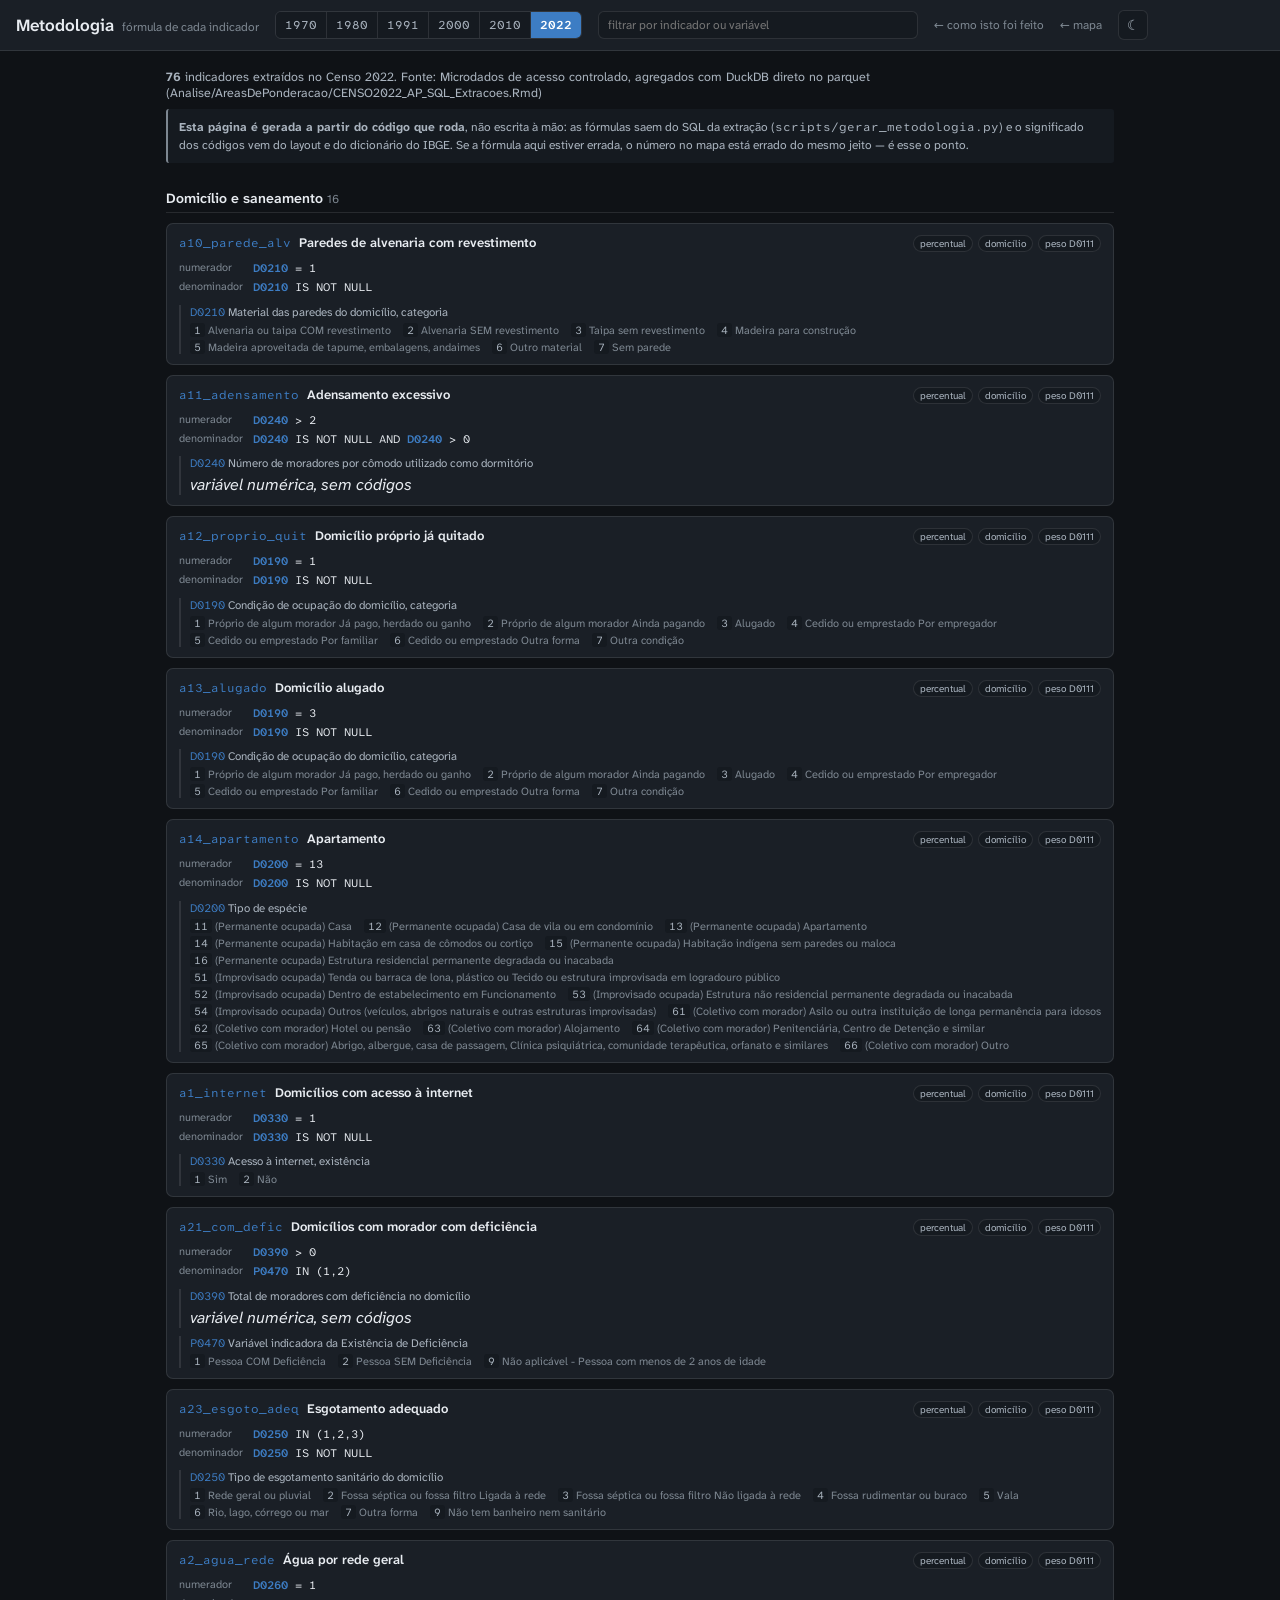
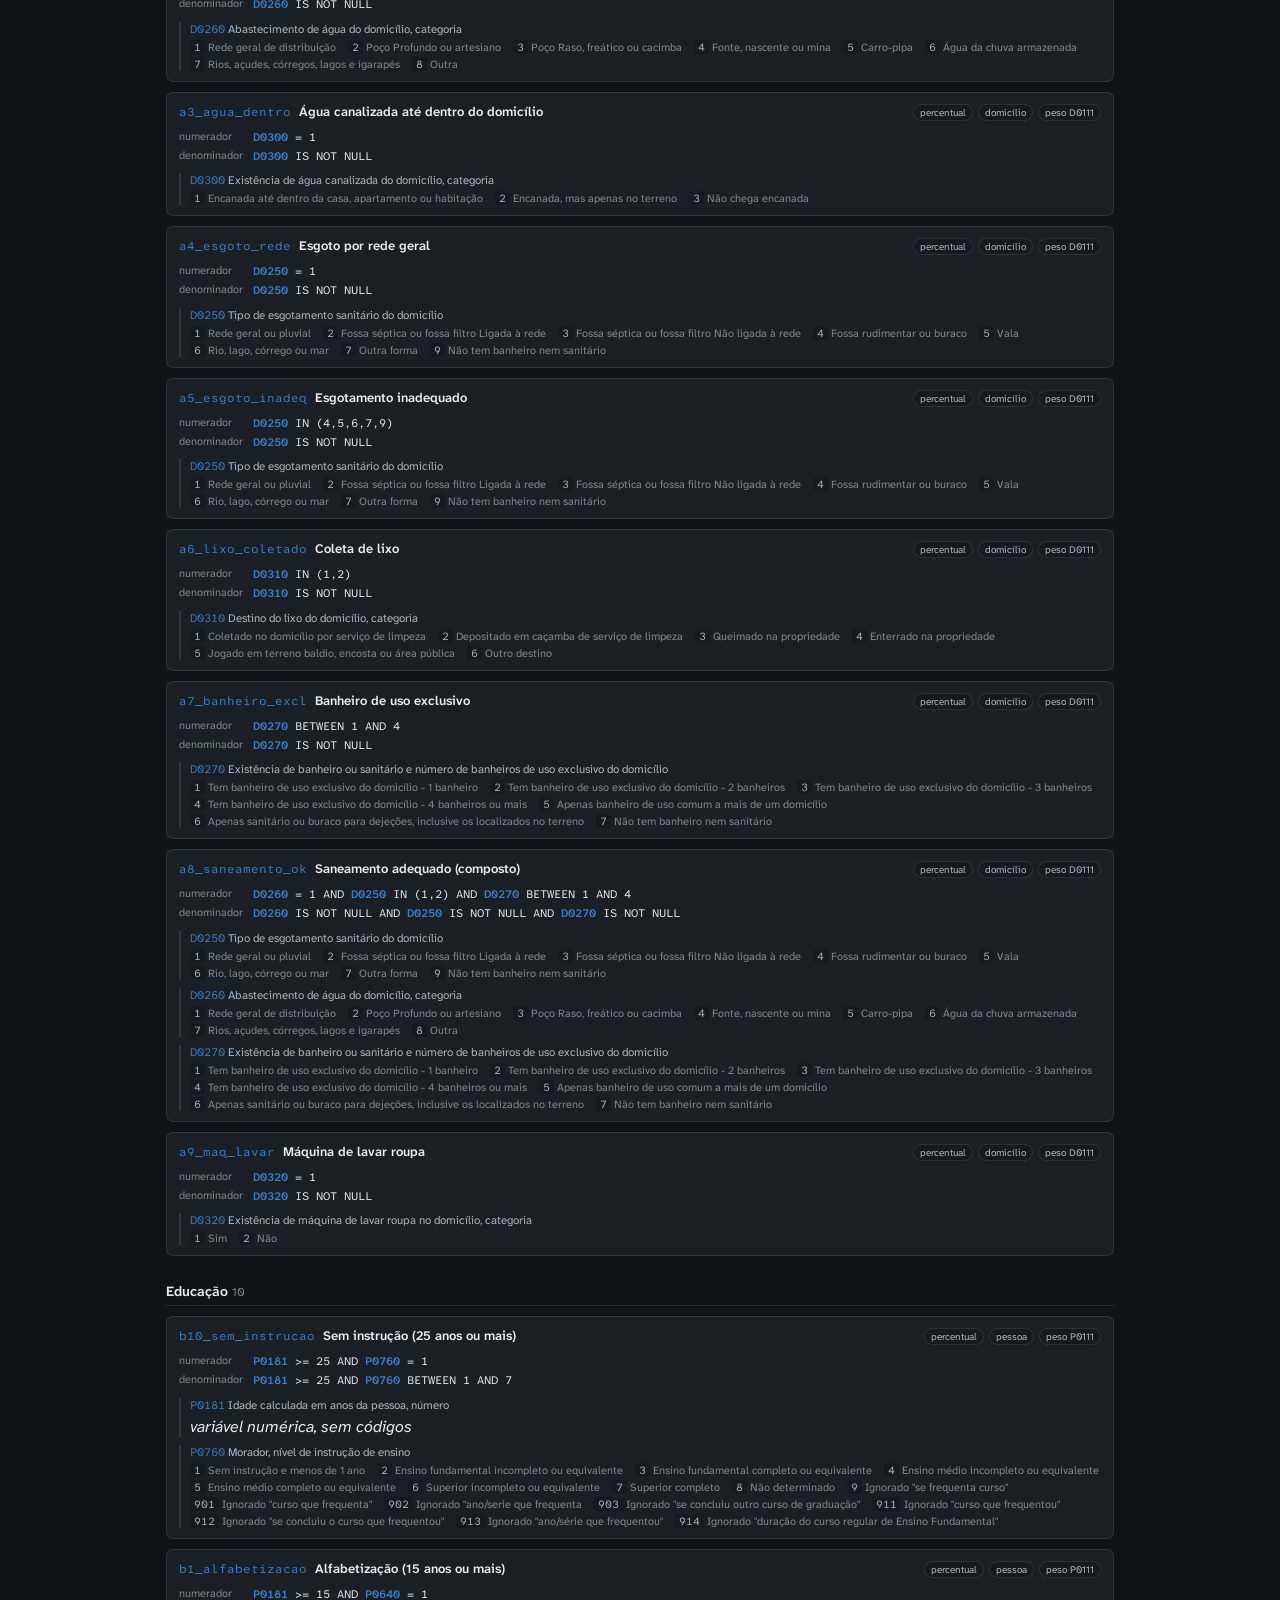
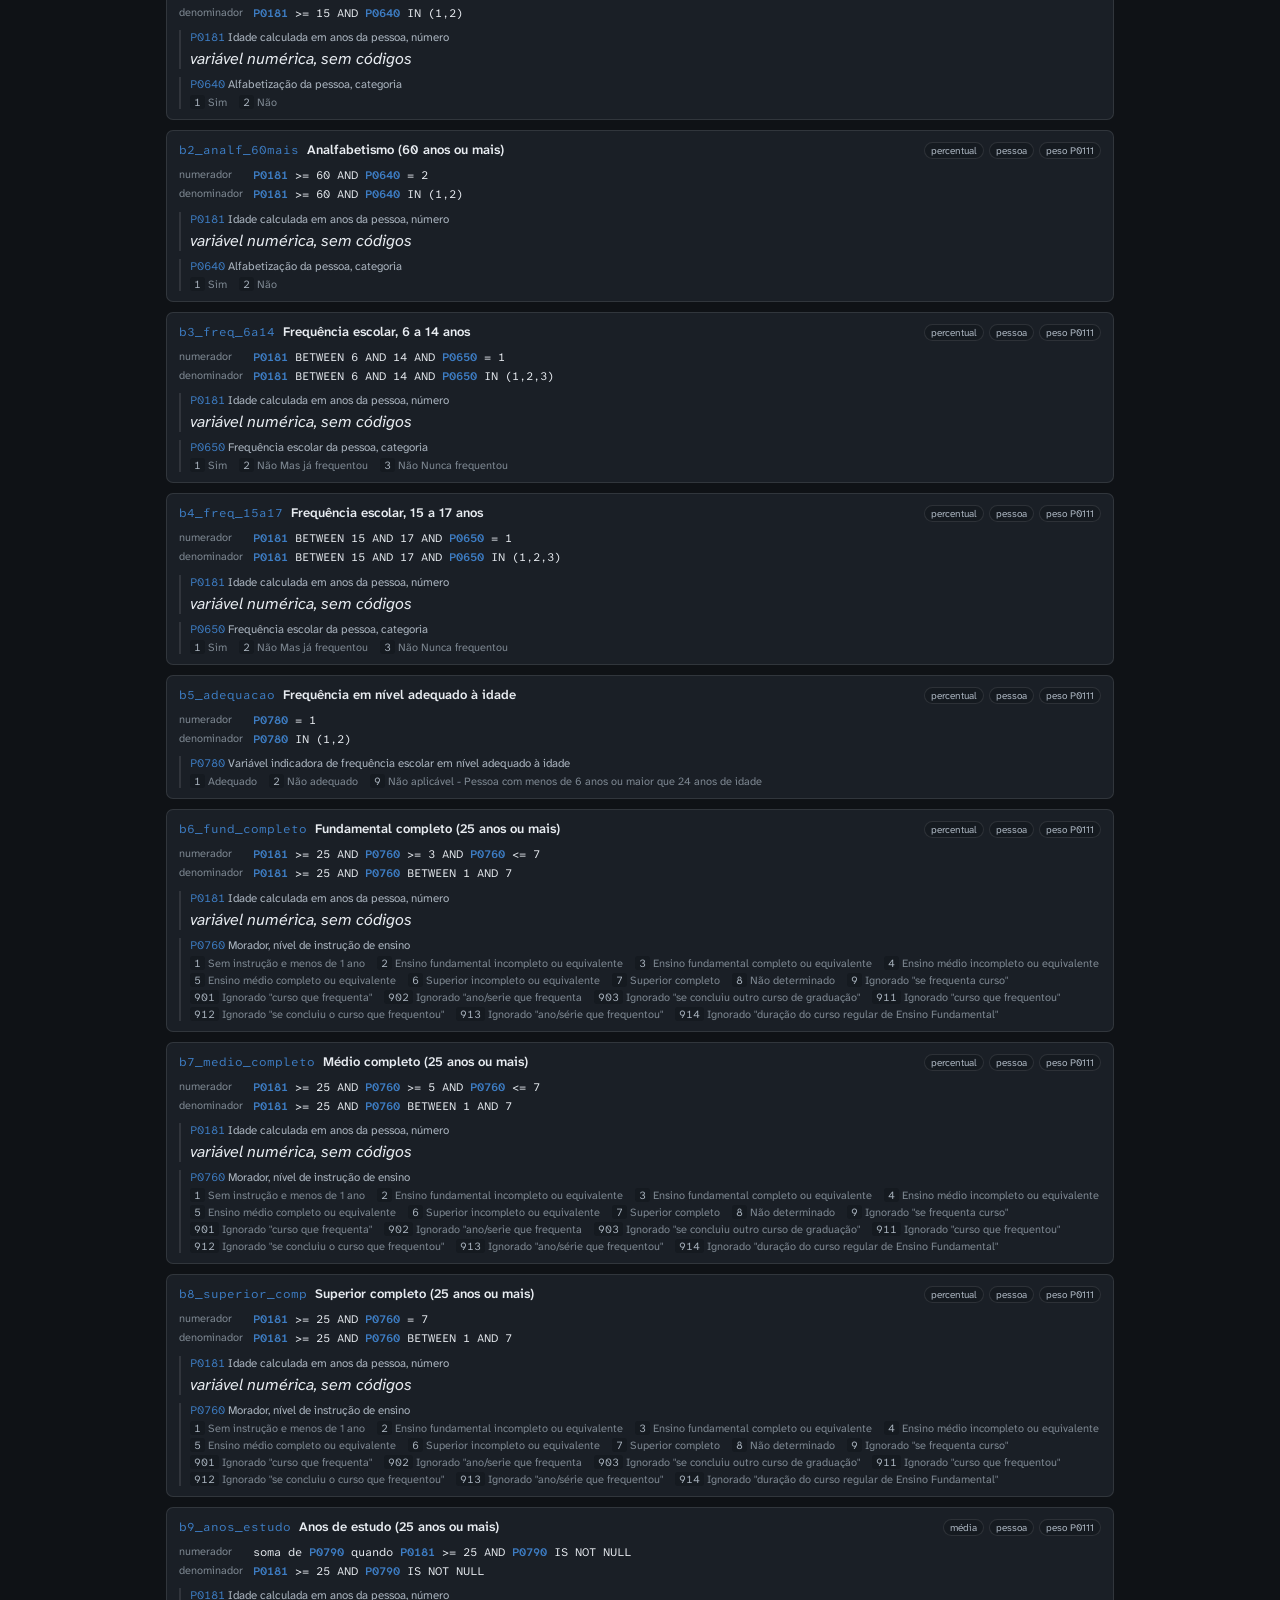
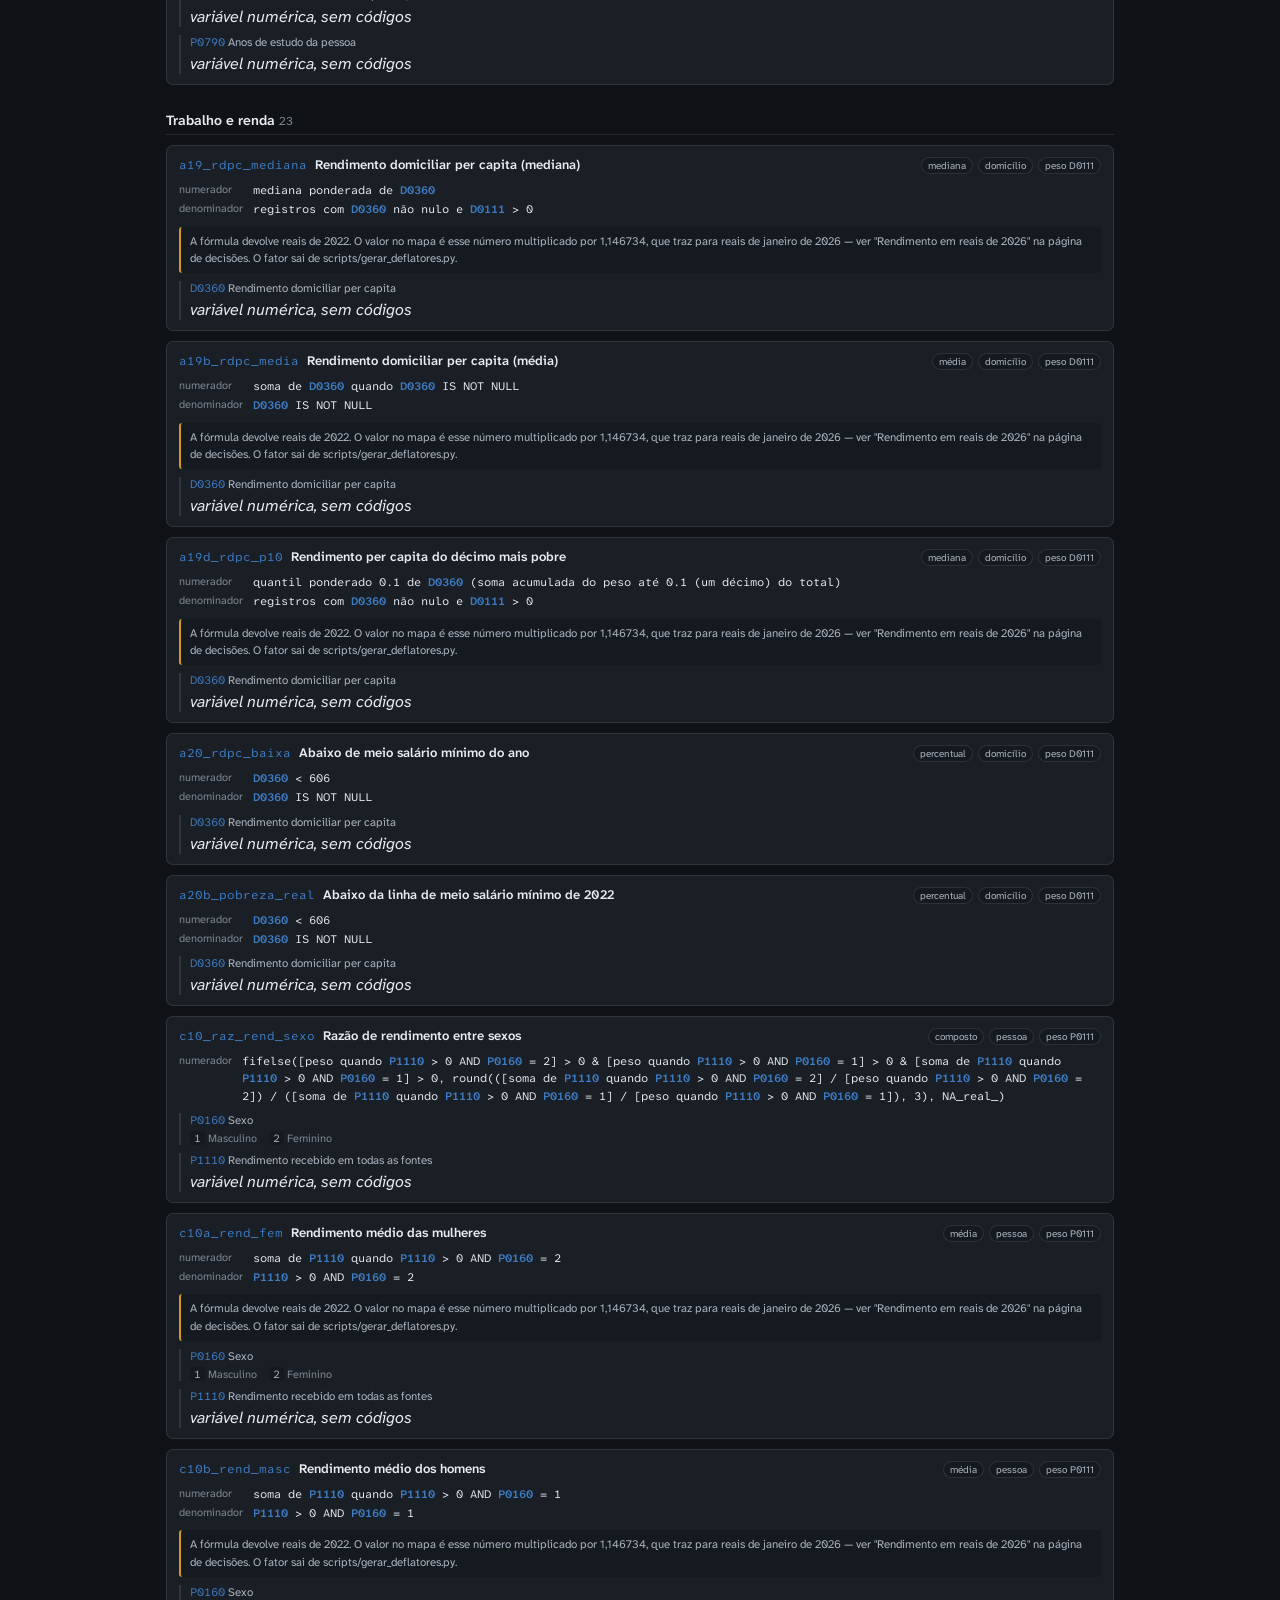
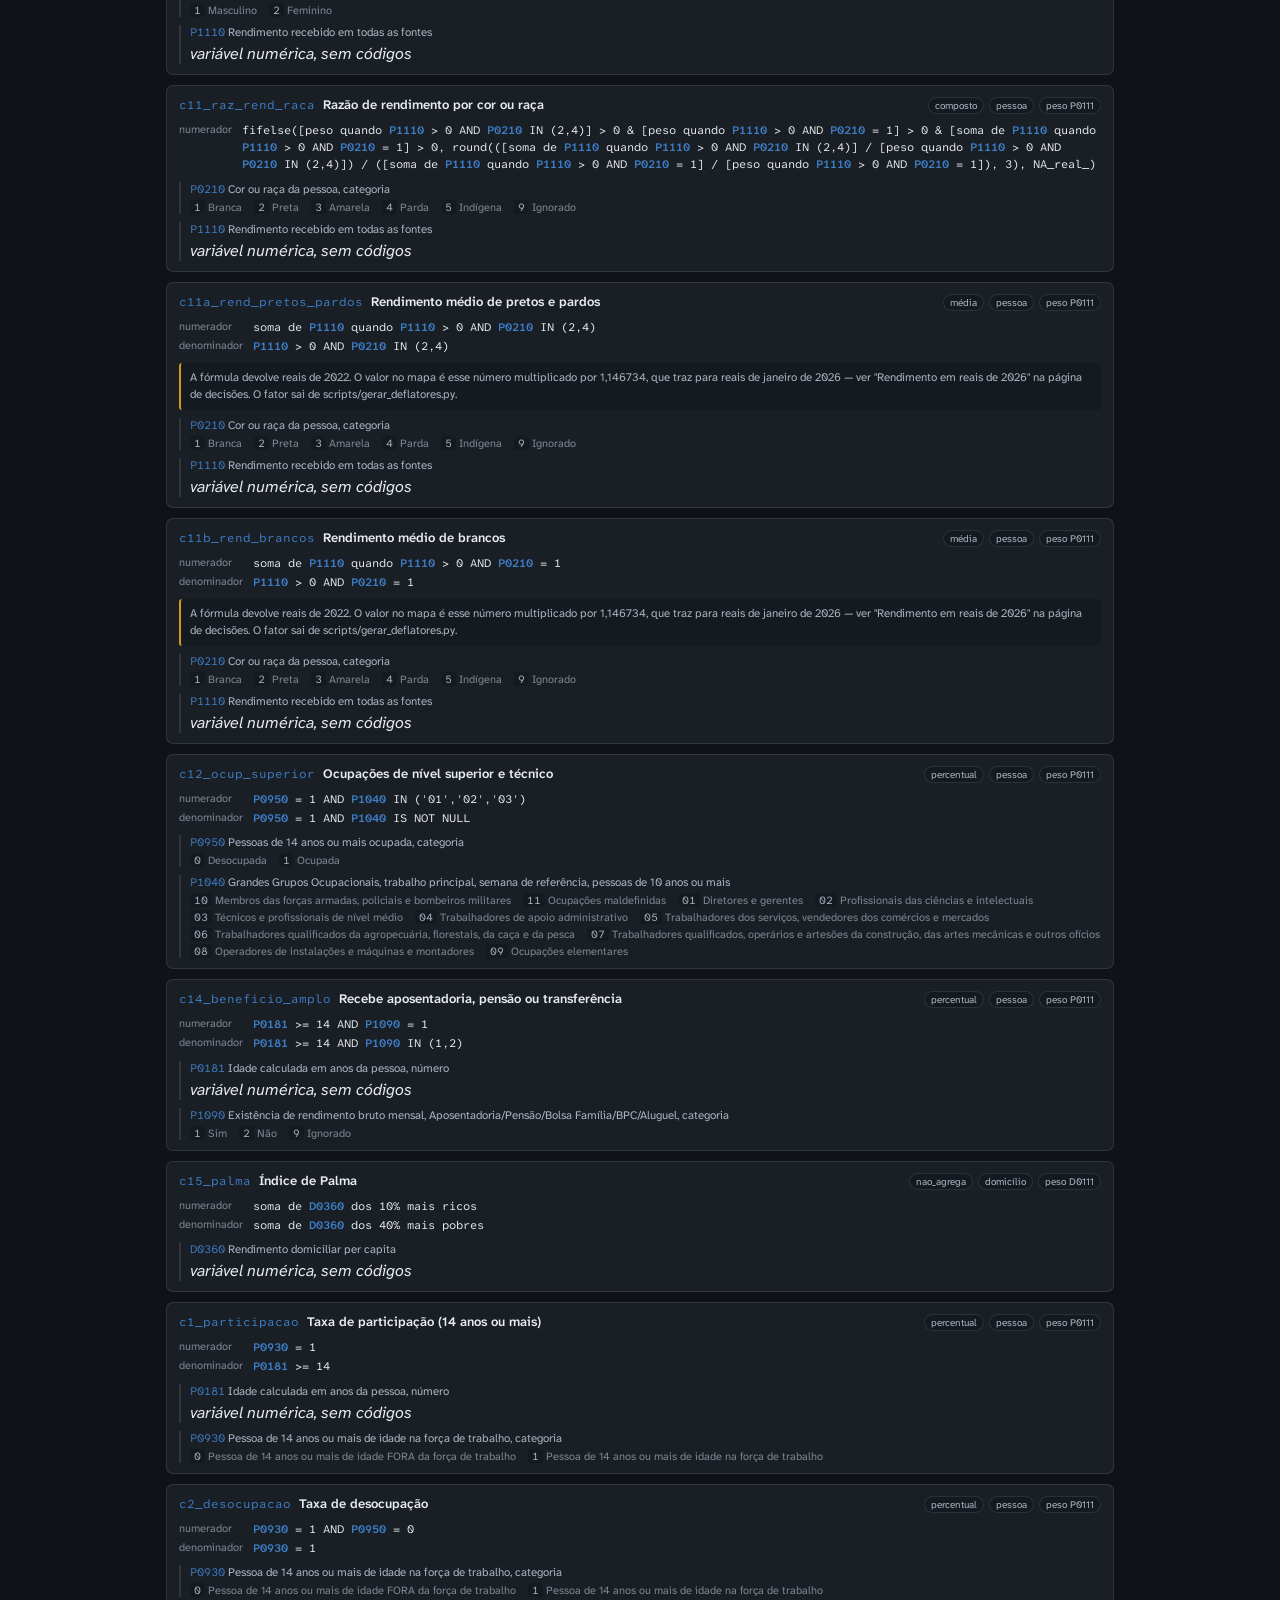
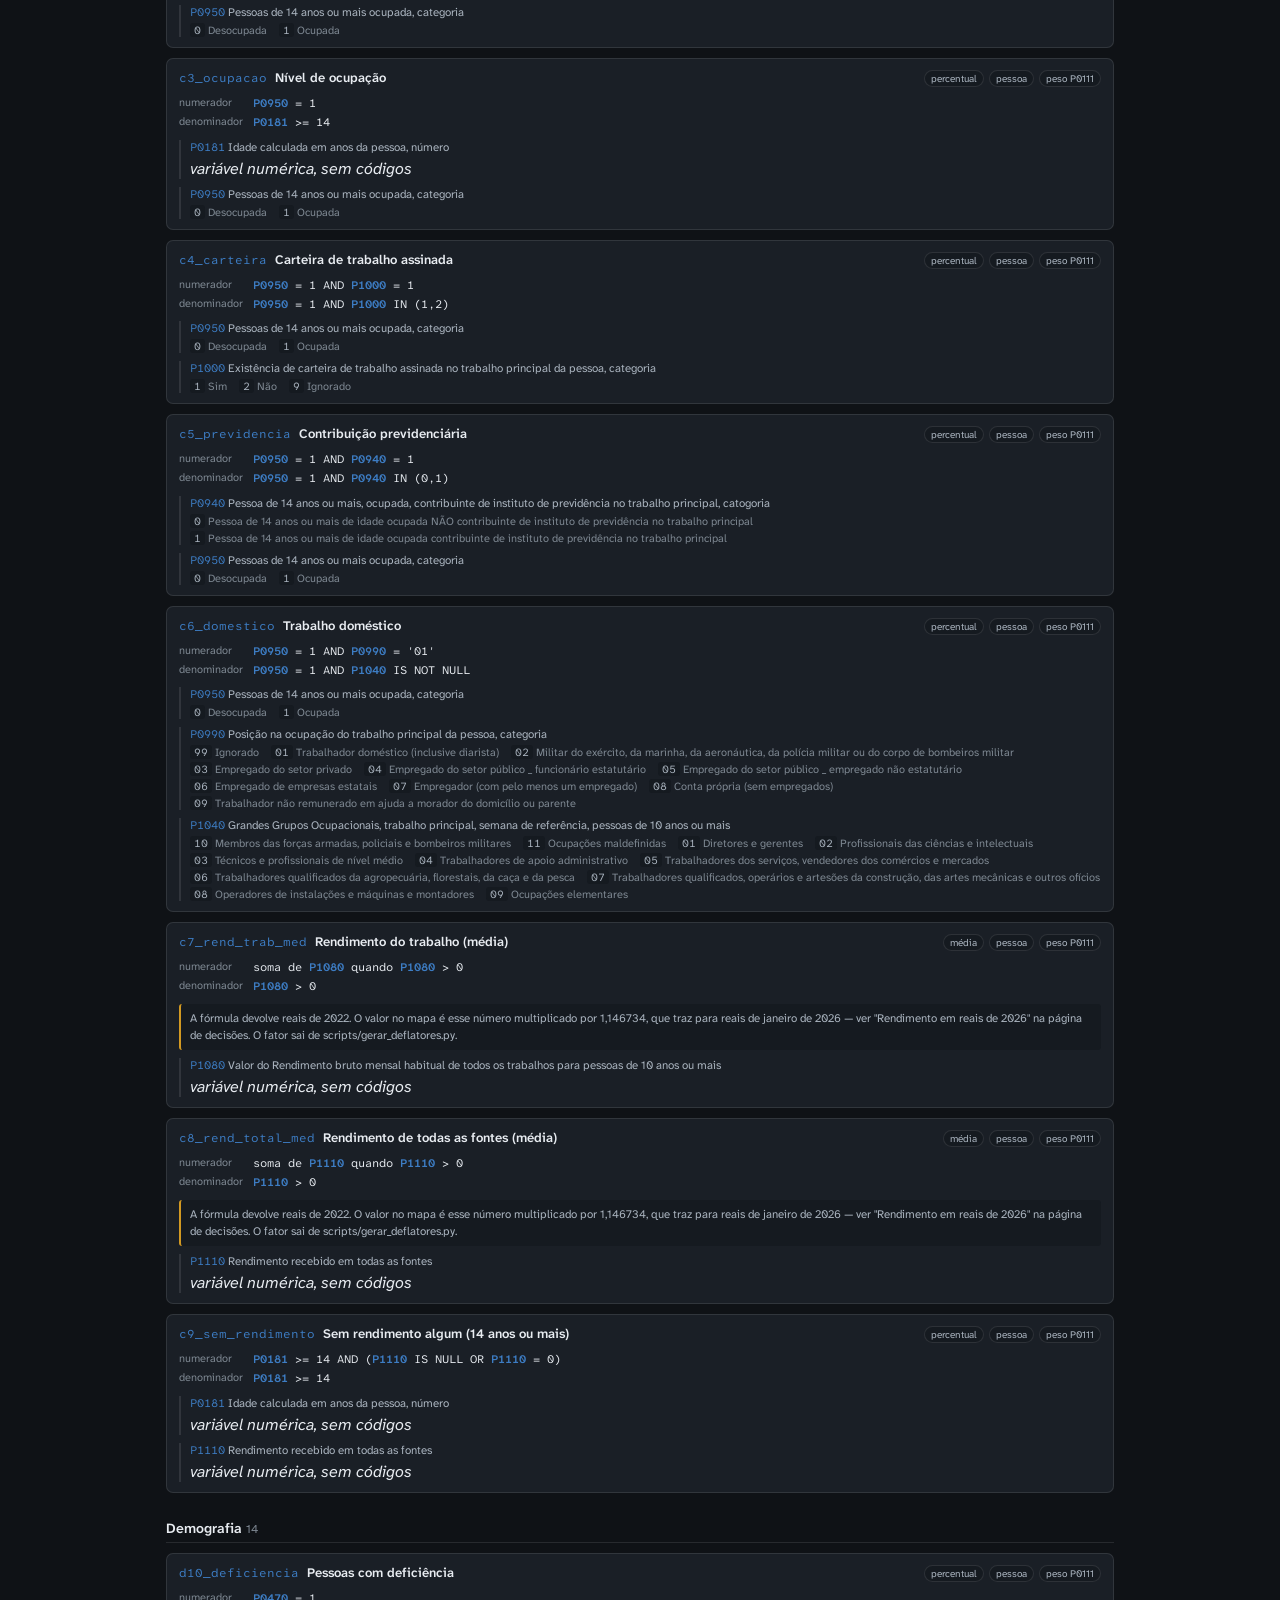
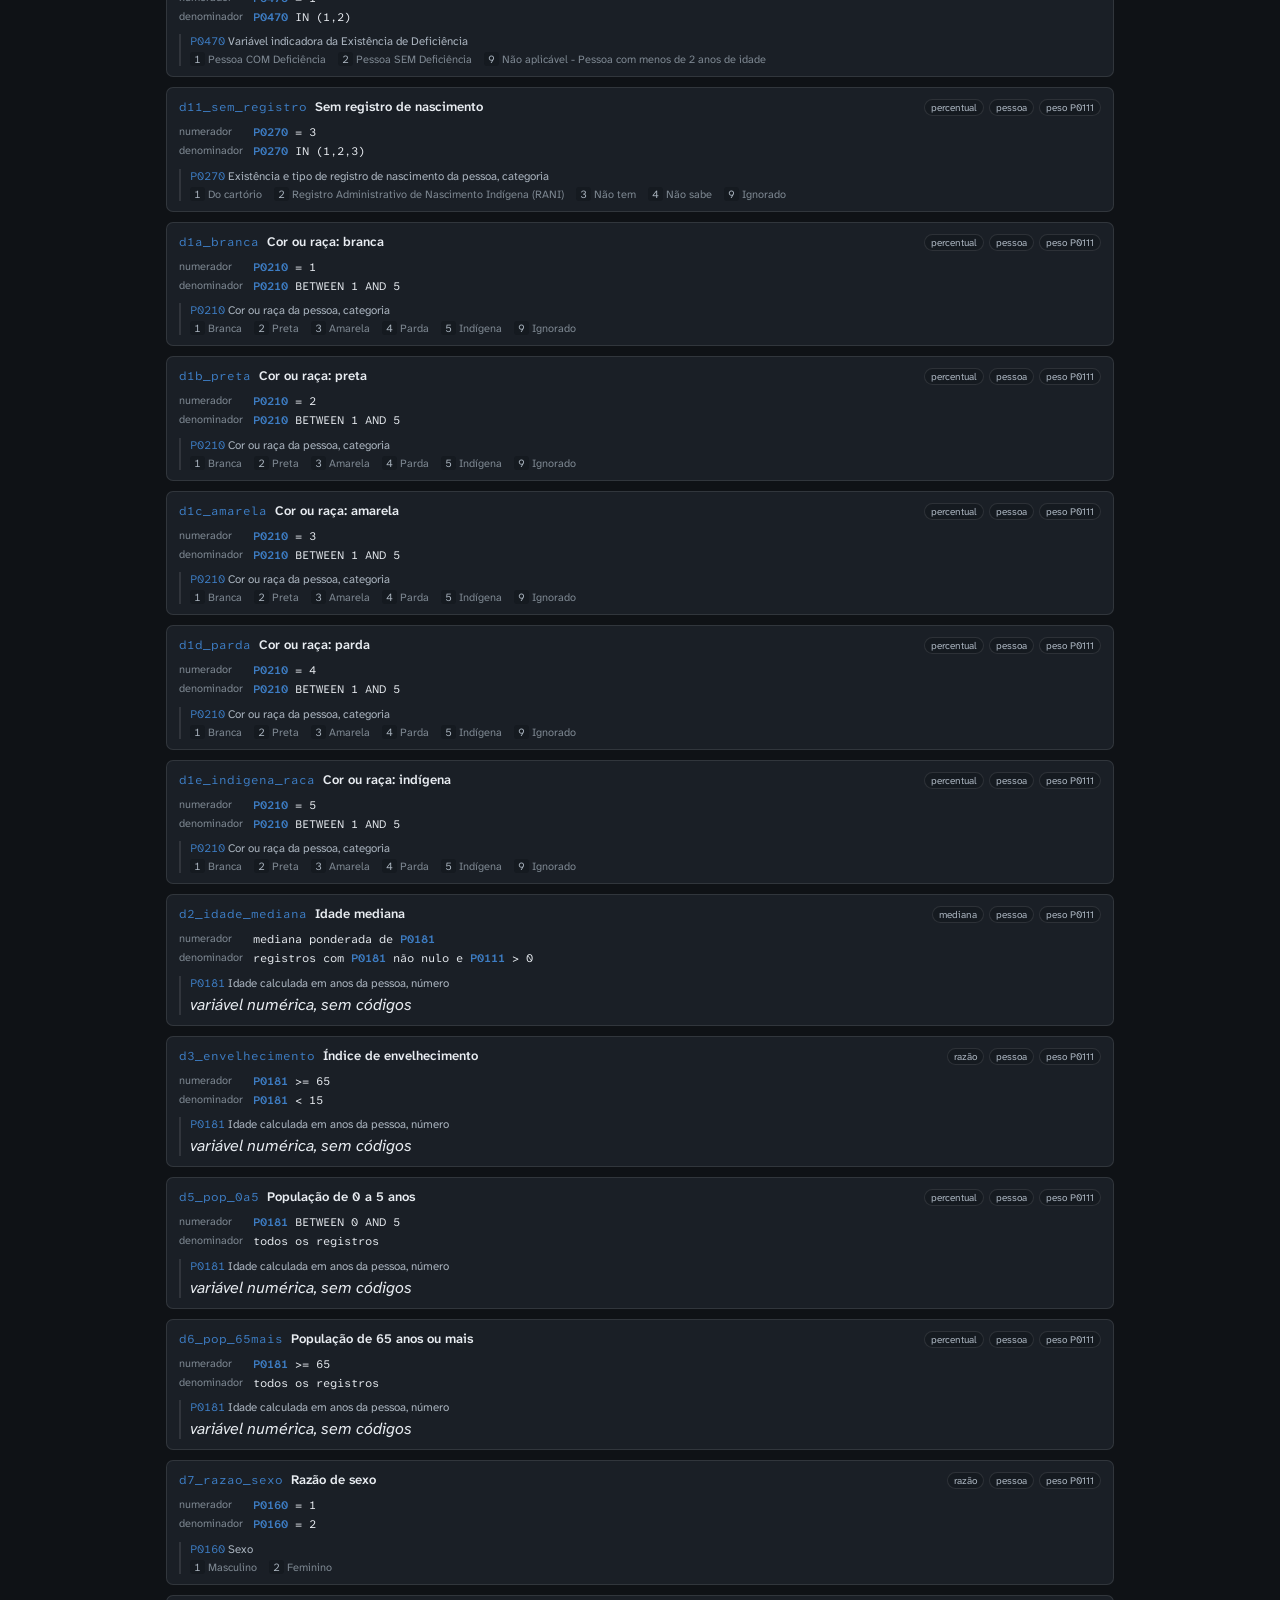
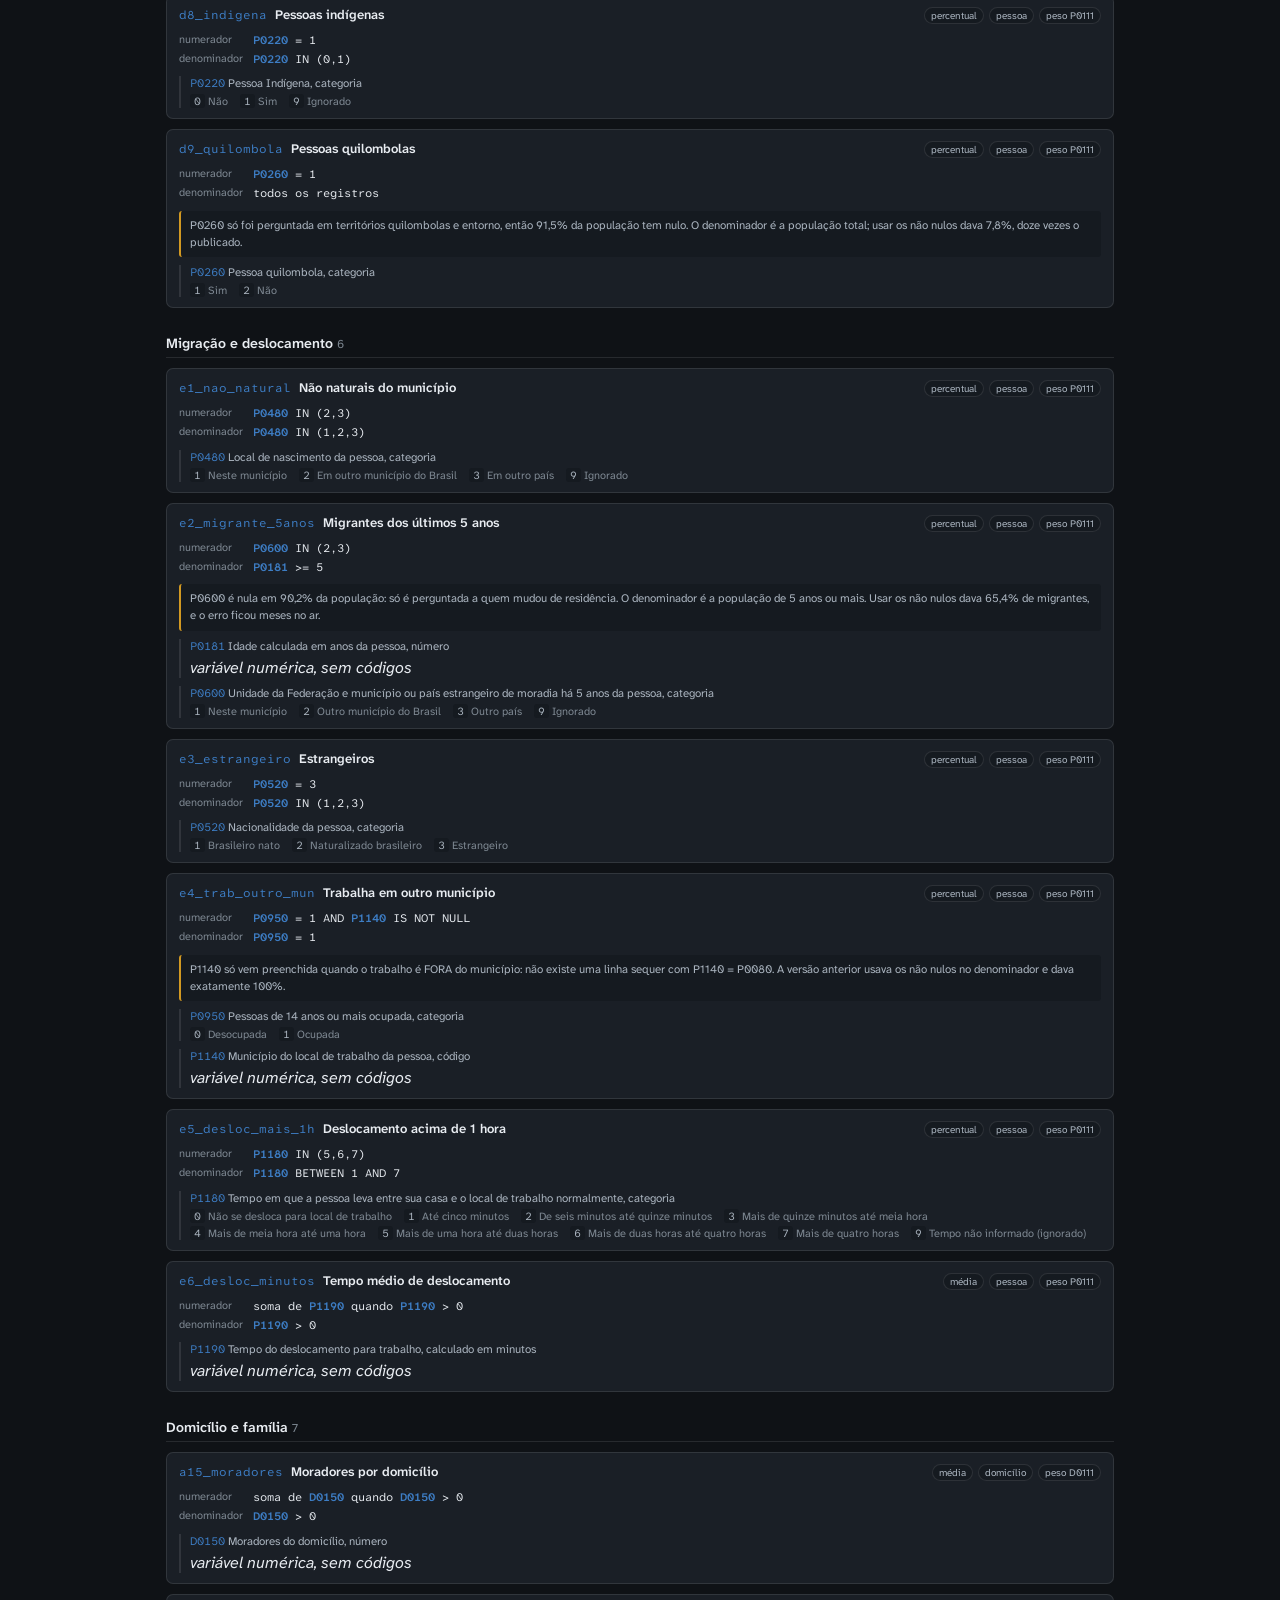
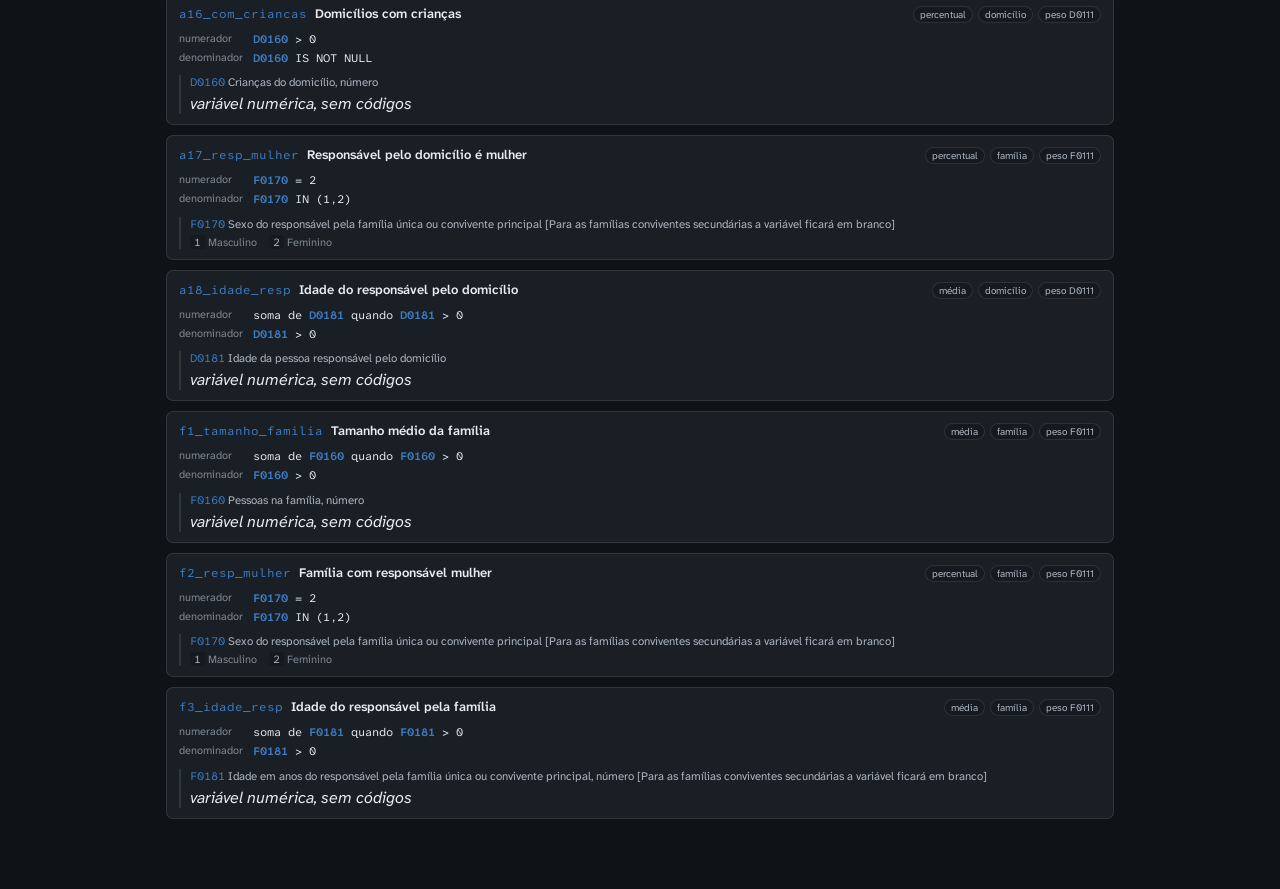
<file: site/metodologia.html>
<!doctype html>
<html lang="pt-BR">
<head>
  <meta charset="UTF-8">
  <meta name="viewport" content="width=device-width, initial-scale=1.0">
  <title>Metodologia · Censos Demográficos 1970-2022</title>
  <link rel="icon" href="data:image/svg+xml,%3Csvg xmlns='http://www.w3.org/2000/svg' viewBox='0 0 16 16'%3E%3Crect width='16' height='16' rx='3' fill='%230d1117'/%3E%3Crect x='2.5' y='2.5' width='5' height='5' fill='%23440154'/%3E%3Crect x='8.5' y='2.5' width='5' height='5' fill='%2331688e'/%3E%3Crect x='2.5' y='8.5' width='5' height='5' fill='%2335b779'/%3E%3Crect x='8.5' y='8.5' width='5' height='5' fill='%23fde725'/%3E%3C/svg%3E">
  <script>
    try {
      const t = localStorage.getItem('tema');
      if (t && t !== 'escuro') document.documentElement.dataset.theme = t;
    } catch { /* modo privado */ }
  </script>
  <!-- o @font-face esta no style.css, entao o navegador so descobre a fonte
       depois de baixar e ler a folha inteira. O preload adianta o subconjunto
       latin, que e o que cobre o portugues, e tira o lampejo de texto na fonte
       de sistema. 'crossorigin' e obrigatorio em fonte mesmo na mesma origem. -->
  <link rel="preload" as="font" type="font/woff2"
        href="./fonts/ahn-latin.woff2" crossorigin>
  <link rel="stylesheet" href="./css/style.css">
</head>
<body class="pagina-texto">
  <header id="app-header">
    <h1>Metodologia<span class="h1-sub">fórmula de cada indicador</span></h1>
    <div id="sel-ano" role="group" aria-label="Censo"></div>
    <input id="busca" type="search" placeholder="filtrar por indicador ou variável"
           aria-label="Filtrar">
    <a class="link-voltar" href="./metodologia-geral.html">← como isto foi feito</a>
    <a class="link-voltar" href="./index.html">← mapa</a>
    <button id="btn-tema" type="button" title="Mudar para tema claro"></button>
  </header>

  <main id="met-main">
    <p id="met-intro"></p>
    <p id="met-aviso">
      <strong>Esta página é gerada a partir do código que roda</strong>, não
      escrita à mão: as fórmulas saem do SQL da extração
      (<code>scripts/gerar_metodologia.py</code>) e o significado dos códigos vem
      do layout e do dicionário do IBGE. Se a fórmula aqui
      estiver errada, o número no mapa está errado do mesmo jeito — é esse o
      ponto.
    </p>
    <p id="met-conflito" hidden></p>
    <div id="met-lista"></div>
  </main>

  <script src="./js/metodologia.js" type="module"></script>
</body>
</html>
</file>
<file: site/css/style.css>
/* ============================================================ */
/* Atkinson Hyperlegible Next, do Braille Institute of America. */
/* Desenhada para baixa visão: as letras que costumam se        */
/* confundir (I l 1, O 0, b d p q, c e o) recebem formas        */
/* deliberadamente distintas. Auto-hospedada em site/fonts/,    */
/* pela mesma razão que o maplibre e o pmtiles: uma origem só,  */
/* e nada quebra se o CDN cair.                                 */
/*                                                              */
/* A versão VARIÁVEL (200 a 800), e não a estática 400/700: o   */
/* site usa peso 500 e 600, que a estática o navegador teria de */
/* falsificar engrossando o traço — exatamente o que uma fonte  */
/* de legibilidade não pode sofrer.                             */
/*                                                              */
/* Os arquivos são os subconjuntos latin e latin-ext do Google  */
/* Fonts. O português cabe inteiro no latin (Latin-1); o        */
/* latin-ext entra por 30 KB e cobre o resto.                   */
/* ============================================================ */

@font-face {
  font-family: 'Atkinson Hyperlegible Next';
  font-style: normal;
  font-weight: 200 800;
  font-display: swap;
  src: url(../fonts/ahn-latin.woff2) format('woff2');
  unicode-range: U+0000-00FF, U+0131, U+0152-0153, U+02BB-02BC, U+02C6, U+02DA, U+02DC, U+0304, U+0308, U+0329, U+2000-206F, U+20AC, U+2122, U+2191, U+2193, U+2212, U+2215, U+FEFF, U+FFFD;
}
@font-face {
  font-family: 'Atkinson Hyperlegible Next';
  font-style: normal;
  font-weight: 200 800;
  font-display: swap;
  src: url(../fonts/ahn-latin-ext.woff2) format('woff2');
  unicode-range: U+0100-02BA, U+02BD-02C5, U+02C7-02CC, U+02CE-02D7, U+02DD-02FF, U+0304, U+0308, U+0329, U+1D00-1DBF, U+1E00-1E9F, U+1EF2-1EFF, U+2020, U+20A0-20AB, U+20AD-20C0, U+2113, U+2C60-2C7F, U+A720-A7FF;
}
@font-face {
  font-family: 'Atkinson Hyperlegible Next';
  font-style: italic;
  font-weight: 200 800;
  font-display: swap;
  src: url(../fonts/ahn-latin-italic.woff2) format('woff2');
  unicode-range: U+0000-00FF, U+0131, U+0152-0153, U+02BB-02BC, U+02C6, U+02DA, U+02DC, U+0304, U+0308, U+0329, U+2000-206F, U+20AC, U+2122, U+2191, U+2193, U+2212, U+2215, U+FEFF, U+FFFD;
}
@font-face {
  font-family: 'Atkinson Hyperlegible Next';
  font-style: italic;
  font-weight: 200 800;
  font-display: swap;
  src: url(../fonts/ahn-latin-ext-italic.woff2) format('woff2');
  unicode-range: U+0100-02BA, U+02BD-02C5, U+02C7-02CC, U+02CE-02D7, U+02DD-02FF, U+0304, U+0308, U+0329, U+1D00-1DBF, U+1E00-1E9F, U+1EF2-1EFF, U+2020, U+20A0-20AB, U+20AD-20C0, U+2113, U+2C60-2C7F, U+A720-A7FF;
}
@font-face {
  font-family: 'Atkinson Hyperlegible Mono';
  font-style: normal;
  font-weight: 200 800;
  font-display: swap;
  src: url(../fonts/ahm-latin.woff2) format('woff2');
  unicode-range: U+0000-00FF, U+0131, U+0152-0153, U+02BB-02BC, U+02C6, U+02DA, U+02DC, U+0304, U+0308, U+0329, U+2000-206F, U+20AC, U+2122, U+2191, U+2193, U+2212, U+2215, U+FEFF, U+FFFD;
}
@font-face {
  font-family: 'Atkinson Hyperlegible Mono';
  font-style: normal;
  font-weight: 200 800;
  font-display: swap;
  src: url(../fonts/ahm-latin-ext.woff2) format('woff2');
  unicode-range: U+0100-02BA, U+02BD-02C5, U+02C7-02CC, U+02CE-02D7, U+02DD-02FF, U+0304, U+0308, U+0329, U+1D00-1DBF, U+1E00-1E9F, U+1EF2-1EFF, U+2020, U+20A0-20AB, U+20AD-20C0, U+2113, U+2C60-2C7F, U+A720-A7FF;
}

/* ============================================================ */
/* Temas: escuro (padrão) e claro, alternáveis pelo botão do    */
/* cabeçalho (data-theme="claro" no <html>).                    */
/* ============================================================ */

:root {
  --font-body: "Atkinson Hyperlegible Next", system-ui, -apple-system,
               "Segoe UI", Arial, sans-serif;
  --font-mono: "Atkinson Hyperlegible Mono", ui-monospace, "Cascadia Mono",
               Consolas, monospace;

  --bg-page: #0f1216;
  --surface: #1a1f26;
  --surface-2: #151a20;
  --overlay: rgba(22, 27, 34, 0.94);
  --border: rgba(255, 255, 255, 0.10);
  --shadow: 0 1px 6px rgba(0, 0, 0, 0.5);

  --accent: #3d7dc4;
  --on-accent: #ffffff;
  /* marca do par (indicador, ano) em uso */
  --marca: #d1493c;

  --text: #e8ecf1;
  --text-2: #aab4bf;
  --muted: #7d8791;

  --tooltip-bg: rgba(30, 36, 44, 0.97);
  --tooltip-text: #e8ecf1;
}

:root[data-theme="claro"] {
  --bg-page: #f4f5f7;
  --surface: #ffffff;
  --surface-2: #fbfbfc;
  --overlay: rgba(255, 255, 255, 0.95);
  --border: rgba(0, 0, 0, 0.12);
  --shadow: 0 1px 6px rgba(0, 0, 0, 0.14);

  --accent: #2b6cb0;
  --on-accent: #ffffff;
  --marca: #c0392b;

  --text: #14181d;
  --text-2: #4a5560;
  --muted: #6d7883;

  --tooltip-bg: rgba(255, 255, 255, 0.97);
  --tooltip-text: #14181d;
}

* { box-sizing: border-box; }

/* o navegador daria seu monospace proprio a estes; o par da familia mantem
   metrica e desenho coerentes com o corpo do texto */
code, kbd, samp, pre { font-family: var(--font-mono); }

html, body {
  margin: 0;
  height: 100%;
  font-family: var(--font-body);
  background: var(--bg-page);
  color: var(--text);
}

/* ------------------------------------------------------------ cabeçalho */
#app-header {
  display: flex;
  align-items: center;
  gap: 16px;
  padding: 10px 16px;
  background: var(--surface);
  border-bottom: 1px solid var(--border);
}

#app-header h1 {
  margin: 0;
  font-size: 17px;
  font-weight: 600;
  white-space: nowrap;
}

/* o período fica junto do título mas em peso menor: é escopo, não nome */
.h1-sub {
  margin-left: 8px;
  font-size: 12px;
  font-weight: 400;
  color: var(--muted);
  font-variant-numeric: tabular-nums;
}

#hover-label {
  margin: 0;
  font-size: 12px;
  color: var(--muted);
  flex: 1;
}

#btn-tema {
  width: 30px;
  height: 30px;
  border: 1px solid var(--border);
  border-radius: 6px;
  background: var(--surface-2);
  color: var(--text-2);
  cursor: pointer;
}
#btn-tema::before { content: "☾"; font-size: 14px; }
:root[data-theme="claro"] #btn-tema::before { content: "☀"; }

/* ------------------------------------------------------------- layout */
#app-layout {
  display: flex;
  height: calc(100% - 51px);
}

#map-panel {
  position: relative;
  flex: 1 1 auto;
  min-width: 0;
}

#right-panel {
  flex: 0 0 320px;
  display: flex;
  flex-direction: column;
  background: var(--surface);
  border-left: 1px solid var(--border);
  overflow-y: auto;
  padding: 14px;
}

/* ------------------------------------------------ coluna do indicador
   Coluna de cima a baixo, como a da direita, e não um cartão flutuante sobre o
   mapa. Flutuando, ela cobria o Acre e Rondônia no enquadramento nacional e a
   lista de indicadores nunca podia crescer sem tapar mais mapa; como coluna,
   ela divide a largura em vez de disputar a mesma. */
#sidebar {
  flex: 0 0 270px;
  display: flex;
  flex-direction: column;
  overflow: hidden;
  background: var(--surface);
  border-right: 1px solid var(--border);
  padding: 14px;
}
/* O seletor fica parado no topo e o texto rola embaixo dele: assim a posicao do
   botao de indicador nao depende do tamanho da descricao do indicador anterior. */
#sb-content { display: flex; flex-direction: column; min-height: 0; flex: 1; }
#sb-texto { flex: 1; min-height: 0; overflow-y: auto; }

#sidebar h2 {
  margin: 0 0 8px;
  font-size: 12px;
  text-transform: uppercase;
  letter-spacing: 0.06em;
  color: var(--muted);
}

/* -------------------------------------------- seletor de indicador
   Lista propria em vez de <select>: cada linha leva um selo com os seis censos,
   e <option> so aceita texto. */
#sel-indicador { position: relative; }

#ind-botao {
  display: flex;
  align-items: center;
  gap: 8px;
  width: 100%;
  /* Altura de DUAS linhas, sempre. Nome curto deixava o botao com 42 px e nome
     longo com 48, e os 6 px de diferenca empurravam tudo abaixo a cada troca
     de ano. */
  min-height: 48px;
  padding: 6px 7px;
  font-family: inherit;
  font-size: 13px;
  text-align: left;
  color: var(--text);
  background: var(--surface-2);
  border: 1px solid var(--border);
  border-radius: 6px;
  cursor: pointer;
}
#ind-botao:hover { border-color: var(--muted); }
/* no maximo duas linhas: um nome de tres linhas voltaria a mexer na altura */
#ind-botao .ind-rotulo {
  flex: 1;
  min-width: 0;
  display: -webkit-box;
  -webkit-line-clamp: 2;
  -webkit-box-orient: vertical;
  overflow: hidden;
}
.ind-seta {
  flex: none;
  border: 4px solid transparent;
  border-top: 5px solid var(--muted);
  margin-top: 3px;
}

/* O SELO: dois de tres censos por linha, na ordem cronologica. Azul onde o
   indicador existe, cinza claro onde nao — a resposta para "isso da para
   comparar com 1980?" sem abrir nada. */
.selo-anos {
  flex: none;
  display: grid;
  grid-template-columns: repeat(3, 1fr);
  gap: 1px;
  padding: 2px;
  border: 1px solid var(--border);
  border-radius: 4px;
  background: var(--surface);
  line-height: 1;
}
.selo-anos i {
  font-style: normal;
  font-size: 8.5px;
  font-weight: 600;
  font-variant-numeric: tabular-nums;
  letter-spacing: 0.02em;
  padding: 1px 2px;
  border-radius: 2px;
  text-align: center;
}
/* a célula do ano em que o indicador existe leva até aquele censo */
.selo-anos i.sim { color: var(--on-accent); background: var(--accent); cursor: pointer; }
.selo-anos i.sim:hover { filter: brightness(1.25); }
/* O par (indicador, ano) que está no mapa agora. Vermelho porque ele não é
   "mais um ano disponível": é onde você está, e precisa se separar do azul dos
   outros à primeira vista. */
.selo-anos i.atual { background: var(--marca); }
.selo-anos i.nao { color: var(--muted); background: none; opacity: 0.45; }

#ind-lista {
  position: absolute;
  z-index: 20;
  top: calc(100% + 4px);
  left: 0;
  right: 0;
  max-height: 58vh;
  display: flex;
  flex-direction: column;
  background: var(--surface);
  border: 1px solid var(--border);
  border-radius: 8px;
  box-shadow: var(--shadow);
  overflow: hidden;
}
#ind-busca {
  flex: none;
  margin: 6px;
  padding: 5px 7px;
  font-family: inherit;
  font-size: 12px;
  color: var(--text);
  background: var(--surface-2);
  border: 1px solid var(--border);
  border-radius: 5px;
}
#ind-opcoes { overflow-y: auto; padding: 0 4px 6px; }
.ind-tema {
  padding: 8px 6px 3px;
  font-size: 10.5px;
  font-weight: 600;
  letter-spacing: 0.06em;
  text-transform: uppercase;
  color: var(--muted);
}
.ind-opcao {
  display: flex;
  align-items: center;
  gap: 8px;
  width: 100%;
  padding: 4px 6px;
  font-family: inherit;
  font-size: 12.5px;
  text-align: left;
  color: var(--text);
  background: none;
  border: none;
  border-radius: 5px;
  cursor: pointer;
}
.ind-opcao .ind-rotulo { flex: 1; min-width: 0; }
.ind-opcao:hover,
.ind-opcao:focus-visible { background: var(--surface-2); outline: none; }
.ind-opcao[aria-selected="true"] { color: var(--accent); font-weight: 600; }
/* Indicador que nao existe no censo corrente: esmaecido, mas CLICAVEL — leva
   ao censo mais proximo que o tenha. So o rotulo apaga; o selo fica inteiro,
   porque e ele que explica POR QUE a linha esta apagada e para onde clicar
   leva. Apagar o selo junto tiraria a resposta e deixaria so o sintoma. */
.ind-opcao.fora-do-ano .ind-rotulo { opacity: 0.45; }
.ind-vazio { padding: 10px 8px; font-size: 12px; color: var(--muted); margin: 0; }

#ind-aviso,
#ano-nota {
  margin: 8px 0 0;
  padding: 6px 8px;
  font-size: 11px;
  line-height: 1.4;
  color: var(--text-2);
  background: var(--surface-2);
  border-left: 2px solid var(--muted);
  border-radius: 3px;
}

.tema-titulo {
  margin: 14px 0 4px;
  font-size: 11px;
  text-transform: uppercase;
  letter-spacing: 0.06em;
  color: var(--muted);
  font-weight: 600;
}

.dado-linha.instavel .dado-valor { color: var(--muted); font-style: italic; }

#ind-desc {
  margin: 10px 0 0;
  font-size: 11.5px;
  line-height: 1.45;
  color: var(--text-2);
  border-top: 1px solid var(--border);
  padding-top: 8px;
}

/* modo limpo: sem coluna de indicador, sem legenda, sem controles — só os
   polígonos. A coluna saiu de dentro do #map-panel quando virou coluna do
   layout, então a marca do modo limpo tem de estar no <body> para alcançá-la. */
body.modo-limpo #sidebar,
body.modo-limpo #sb-toggle { display: none; }
#map-panel.modo-limpo #choro-legend,
#map-panel.modo-limpo .maplibregl-ctrl-top-right,
#map-panel.modo-limpo .maplibregl-ctrl-bottom-right { display: none; }

#btn-limpo {
  position: absolute;
  top: 10px;
  right: 50px;
  z-index: 2;
  width: 29px;
  height: 29px;
  display: grid;
  place-items: center;
  border: 1px solid var(--border);
  border-radius: 6px;
  background: var(--overlay);
  color: var(--text-2);
  cursor: pointer;
}
#btn-limpo.ativo { color: var(--on-accent); background: var(--accent); }
#map-panel.modo-limpo #btn-limpo { opacity: 0.25; }
#map-panel.modo-limpo #btn-limpo:hover { opacity: 1; }

/* --------------------------------------------------------- carregando */
#carregando {
  position: absolute;
  top: 50%;
  left: 50%;
  transform: translate(-50%, -50%);
  z-index: 3;
  padding: 10px 16px;
  background: var(--overlay);
  border: 1px solid var(--border);
  border-radius: 8px;
  box-shadow: var(--shadow);
  font-size: 13px;
  color: var(--text-2);
}

/* ------------------------------------------------------------- legenda */
#choro-legend {
  position: absolute;
  bottom: 22px;
  left: 10px;
  z-index: 2;
  background: var(--overlay);
  border: 1px solid var(--border);
  border-radius: 8px;
  box-shadow: var(--shadow);
  padding: 8px 10px;
}

.legend-title {
  font-size: 11.5px;
  font-weight: 600;
  margin-bottom: 4px;
  color: var(--text);
}
.legend-tick { font-size: 10px; fill: var(--text-2); }

/* Legenda por classes: cor, faixa de valores, barra de população, percentual.
   Grid em vez de flex para as quatro colunas ficarem alinhadas entre as linhas
   mesmo com rótulos de larguras diferentes ("menos de 10,0%" x "80,0% ou
   mais"). A coluna da barra é a única elástica. */
/* Coluna da barra com largura FIXA, não 1fr: assim a barra mede o mesmo em
   todos os indicadores e dá para comparar de olho. Com 1fr ela encolhia quando
   os rótulos eram longos ("99,25% a 99,75%") e o histograma sumia. */
.legend-classes {
  display: grid;
  grid-template-columns: auto auto 76px auto;
  align-items: center;
  gap: 2px 7px;
  margin-bottom: 5px;
}
.legend-linha { display: contents; }

.legend-cor {
  width: 13px;
  height: 13px;
  border-radius: 2px;
  /* contorno claro: as cores escuras da ponta somem no tema escuro */
  box-shadow: inset 0 0 0 1px rgba(128, 128, 128, 0.45);
}

.legend-faixa {
  font-size: 10.5px;
  color: var(--text-2);
  white-space: nowrap;
  font-variant-numeric: tabular-nums;
}

.legend-barra {
  height: 9px;
  background: var(--surface-2);
  border-radius: 2px;
  overflow: hidden;
}
.legend-barra > i {
  display: block;
  height: 100%;
  background: var(--muted);
  border-radius: 2px;
}

.legend-pct {
  font-size: 10px;
  color: var(--text-2);
  white-space: nowrap;
  font-variant-numeric: tabular-nums;
  text-align: right;
  min-width: 30px;
}

/* -------------------------------------------------------- painel direito */
#ap-title {
  font-size: 15px;
  font-weight: 600;
  line-height: 1.3;
  padding-bottom: 8px;
  border-bottom: 1px solid var(--border);
}

#placeholder-panel p {
  font-size: 13px;
  line-height: 1.5;
  color: var(--text-2);
}
#placeholder-panel .nota {
  font-size: 11.5px;
  color: var(--muted);
  border-top: 1px solid var(--border);
  padding-top: 10px;
}

.ap-sub {
  margin: 10px 0 12px;
  font-size: 11.5px;
  color: var(--muted);
}

.dado-linha {
  display: flex;
  justify-content: space-between;
  align-items: baseline;
  gap: 10px;
  padding: 7px 0;
  border-bottom: 1px solid var(--border);
  font-size: 12.5px;
}
.dado-linha.ativo { font-weight: 600; }
.dado-linha.ativo .dado-valor { color: var(--accent); }
.dado-linha.secundario { color: var(--muted); }
.dado-label { color: var(--text-2); }
.dado-linha.ativo .dado-label { color: var(--text); }
.dado-valor { font-variant-numeric: tabular-nums; white-space: nowrap; }

.sem-dado { font-size: 12.5px; color: var(--muted); }

#app-footer {
  margin-top: auto;
  padding-top: 14px;
  font-size: 10.5px;
  line-height: 1.5;
  color: var(--muted);
}

/* ------------------------------------------------------------- popup */
.maplibregl-popup-content {
  background: var(--tooltip-bg);
  color: var(--tooltip-text);
  border-radius: 6px;
  padding: 7px 10px;
  font-size: 12px;
  line-height: 1.45;
  box-shadow: var(--shadow);
}
.maplibregl-popup-tip { border-top-color: var(--tooltip-bg) !important; }
.popup-ap { color: var(--muted); font-size: 11px; }

/* ------------------------------------------------------------- mobile */
@media (max-width: 800px) {
  #app-layout { flex-direction: column; height: auto; }
  #map-panel { height: 62vh; }
  #right-panel { flex: 1 1 auto; border-left: none; border-top: 1px solid var(--border); }
  #sidebar { width: calc(100% - 20px); max-height: 42%; }
  #app-header { flex-wrap: wrap; }
  #hover-label { display: none; }
}

.legend-nota {
  margin-top: 3px;
  font-size: 9.5px;
  color: var(--muted);
}

/* ------------------------------------------- censo e nível geográfico */
/* Os dois grupos são o mesmo componente: uma barra segmentada. O de censo vem
   primeiro porque é ele que decide quais níveis e quais indicadores existem. */
#sel-ano,
#sel-nivel {
  display: flex;
  gap: 0;
  border: 1px solid var(--border);
  border-radius: 6px;
  overflow: hidden;
}

.btn-ano,
.btn-nivel {
  padding: 5px 11px;
  font-family: inherit;
  font-size: 12px;
  color: var(--text-2);
  background: var(--surface-2);
  border: none;
  border-right: 1px solid var(--border);
  cursor: pointer;
  white-space: nowrap;
}
.btn-ano { padding: 5px 9px; font-variant-numeric: tabular-nums; }
.btn-ano:last-child,
.btn-nivel:last-child { border-right: none; }
.btn-ano:hover,
.btn-nivel:hover { color: var(--text); }

/* Censo em que o indicador escolhido não existe. Fica esmaecido, não
   desabilitado: o clique continua valendo e cai no primeiro indicador daquele
   ano. O esmaecido é aviso, não bloqueio. */
.btn-ano.sem-indicador { opacity: 0.38; }
.btn-ano.sem-indicador:hover { opacity: 0.7; }

/* Nivel que aquele censo nao tem. Fica no lugar, apagado: o que muda entre
   censos e o que esta disponivel, e o botao sumindo encolhia a barra em trinta
   pixels ao trocar de ano — parecia falha de renderizacao, nao ausencia. */
.btn-nivel.ausente {
  opacity: 0.3;
  cursor: not-allowed;
  text-decoration: line-through;
  text-decoration-thickness: 1px;
}
.btn-ano.ativo,
.btn-nivel.ativo { color: var(--on-accent); background: var(--accent); font-weight: 600; }


/* ============================================================ */
/* Montagem da figura                                           */
/* Substituiu o modo gráfico. Aquele era um MODO: entrar         */
/* escondia a lista de indicadores, o painel de valores e metade */
/* do cabeçalho, mesmo para quem só queria ver os municípios de  */
/* um estado. Agora recortar é navegação (shift+clique) e montar */
/* a figura é um estado curto, que só acrescenta dois textos     */
/* sobre o mapa e um painel flutuante.                           */
/* ============================================================ */

/* textos da figura: escondidos até alguém pedir a figura */
.gr-texto { display: none; }

body.editando-figura .gr-texto {
  display: block;
  position: absolute;
  left: 50%;
  transform: translateX(-50%);
  z-index: 3;
  max-width: 80%;
  text-align: center;
  color: var(--text);
  outline: none;
  cursor: text;
}
/* Abaixo da faixa de controles, não do lado dela. Com cores, base da escala e
   seletor de censo na linha de cima, um título centralizado na MESMA linha
   sobra com uns 350 px e fica cortado — foi o que aconteceu. */
/* Abaixo da barra de controles, medida em tempo real: ela ganhou o chip do
   recorte e quebra em duas linhas conforme o que esta ligado, e um 'top' fixo
   deixava o titulo debaixo dela — invisivel e nao clicavel. */
body.editando-figura #gr-titulo {
  top: var(--fig-topo, 56px);
  font-size: 19px;
  font-weight: 600;
  line-height: 1.3;
}
/* a dica do shift+clique e sobre navegar, nao sobre a figura: enquanto se monta
   a figura ela so ocupa espaco na barra e empurra o titulo para baixo */
body.editando-figura #foco-dica { display: none; }
body.editando-figura #gr-fonte {
  bottom: 14px;
  font-size: 11px;
  line-height: 1.4;
  color: var(--muted);
}
/* realce discreto só ao editar, para não aparecer no print */
body.editando-figura .gr-texto:focus {
  background: var(--surface-2);
  box-shadow: 0 0 0 1px var(--border);
  border-radius: 4px;
}

/* ------------------------------------------------ nota metodológica */
/* Aparece só ao montar a figura, como o título e a fonte. A largura é do
   usuário (resize horizontal): é ela que decide a quebra do texto, na tela e
   no PNG, então arrastar o canto é diagramar a nota. A altura não: ela vem do
   texto, e travá-la esconderia linha sem avisar. */
#gr-nota { display: none; }
/* o :not([hidden]) nao e decorativo: sem ele esta regra ganha do display:none
   que o atributo hidden traz, e o X da alca fecharia a nota so no papel */
body.editando-figura #gr-nota:not([hidden]) {
  display: block;
  position: absolute;
  /* Canto oposto ao da legenda, que mora embaixo à esquerda: nascer em cima
     dela obrigava a arrastar antes de conseguir ler qualquer uma das duas. */
  right: 12px;
  bottom: 46px;
  z-index: 4;
  width: 340px;
  min-width: 170px;
  max-width: 92%;
  background: var(--overlay);
  border: 1px solid var(--border);
  border-radius: 8px;
  box-shadow: var(--shadow);
  overflow: hidden;      /* sem isto o resize não vale */
  resize: horizontal;
}
#gr-nota-alca {
  display: flex;
  align-items: center;
  justify-content: space-between;
  gap: 8px;
  padding: 3px 4px 3px 9px;
  border-bottom: 1px solid var(--border);
  cursor: move;
  user-select: none;
  font-size: 9.5px;
  text-transform: uppercase;
  letter-spacing: 0.04em;
  color: var(--muted);
}
/* A alça NÃO entra no PNG: ela é o controle, não a figura. O que é exportado é
   a caixa do texto, na posição e na largura em que ela está na tela. */
.gr-nota-btns { display: flex; gap: 2px; }
.gr-nota-btns button {
  border: none;
  background: none;
  color: var(--muted);
  font-size: 13px;
  line-height: 1;
  padding: 1px 4px;
  cursor: pointer;
}
.gr-nota-btns button:hover { color: var(--text); }
#gr-nota-texto {
  padding: 8px 9px 9px;
  font-size: 10px;
  line-height: 1.45;
  color: var(--text-2);
  white-space: pre-wrap;
  outline: none;
  cursor: text;
}
/* Sem realce na primeira linha, de propósito: um contenteditable de texto puro
   não tem como marcar "a linha lógica 1" em CSS (::first-line pega a primeira
   linha VISUAL, e negritaria meio cabeçalho quando ele quebra). Uniforme na
   tela e uniforme no PNG vale mais do que um negrito que só às vezes acerta. */
#gr-nota-texto:focus { background: var(--surface-2); }

/* A legenda entra na figura, então reaparece mesmo com o mapa de fundo
   desligado. E arrasta SEMPRE — ela tapa o canto inferior esquerdo, que é onde
   ficam o Acre, Rondônia e boa parte do Sul dependendo do enquadramento.
   (Arrastar move só a legenda da TELA: a do PNG é posicionada pelo canto
   escolhido no painel da figura.) */
body.editando-figura #map-panel.modo-limpo #choro-legend { display: block; }
#choro-legend { cursor: move; user-select: none; }

/* ------------------------------------------------ painel da figura */
#fig-panel {
  position: absolute;
  top: 130px;
  right: 12px;
  z-index: 6;
  width: 232px;
  background: var(--overlay);
  border: 1px solid var(--border);
  border-radius: 8px;
  box-shadow: var(--shadow);
  font-size: 11px;
  color: var(--text-2);
}
#fig-cabeca {
  display: flex;
  align-items: center;
  justify-content: space-between;
  gap: 8px;
  padding: 6px 6px 6px 10px;
  border-bottom: 1px solid var(--border);
  cursor: move;
  user-select: none;
  font-weight: 600;
  color: var(--text);
}
#fig-cancelar {
  border: none;
  background: none;
  color: var(--muted);
  font-size: 15px;
  line-height: 1;
  padding: 0 4px;
  cursor: pointer;
}
#fig-cancelar:hover { color: var(--text); }
#fig-corpo { padding: 9px 10px 10px; display: grid; gap: 8px; }
#fig-corpo > label { display: flex; align-items: center; gap: 6px; }
#fig-corpo select {
  flex: 1;
  font-family: inherit;
  font-size: 11px;
  color: var(--text);
  background: var(--surface-2);
  border: 1px solid var(--border);
  border-radius: 4px;
  padding: 2px 4px;
}
.fig-caixa { cursor: pointer; }
.fig-secao {
  margin-top: 2px;
  color: var(--muted);
  text-transform: uppercase;
  letter-spacing: 0.04em;
  font-size: 9.5px;
}
#fig-anos { display: flex; flex-wrap: wrap; gap: 4px 10px; }
.fig-ano { display: inline-flex; align-items: center; gap: 4px; cursor: pointer; }
/* Censo que a figura não pode mostrar continua VISÍVEL, esmaecido: sumir daria
   a entender que aquele censo não existe, quando o que falta é o indicador ou
   a unidade naquela malha. O title diz qual dos dois. */
.fig-ano.fora { opacity: 0.35; cursor: not-allowed; }
.fig-nota { margin: 0; color: var(--muted); line-height: 1.35; }
#fig-salvar {
  margin-top: 2px;
  padding: 5px 8px;
  font-family: inherit;
  font-size: 11.5px;
  font-weight: 600;
  color: var(--on-accent);
  background: var(--accent);
  border: none;
  border-radius: 5px;
  cursor: pointer;
}
#fig-salvar:disabled { opacity: 0.5; cursor: progress; }

/* ------------------------------------------------ trilha do recorte */
#foco-chip {
  display: inline-flex;
  align-items: center;
  gap: 4px;
  padding: 1px 3px 1px 7px;
  background: var(--surface-2);
  border: 1px solid var(--border);
  border-radius: 10px;
  color: var(--text);
  font-weight: 600;
}
#foco-sair {
  border: none;
  background: none;
  color: var(--muted);
  font-size: 13px;
  line-height: 1;
  padding: 0 3px;
  cursor: pointer;
}
#foco-sair:hover { color: var(--text); }
#foco-dica { color: var(--muted); font-style: italic; }
#btn-png.ativo { color: var(--on-accent); background: var(--accent); }

/* ============================================================ */
/* Página de metodologia                                        */
/* ============================================================ */
/* Página de texto: rola normalmente, ao contrário do mapa, que ocupa a tela
   inteira e não rola. */
body.pagina-texto { height: auto; overflow: auto; }
body.pagina-texto #app-header { position: sticky; top: 0; z-index: 10; }

#busca {
  flex: 1;
  max-width: 320px;
  padding: 5px 9px;
  font-family: inherit;
  font-size: 12px;
  color: var(--text);
  background: var(--surface-2);
  border: 1px solid var(--border);
  border-radius: 6px;
}
.link-voltar { font-size: 12px; color: var(--muted); text-decoration: none; }
.link-voltar:hover { color: var(--text); }

#met-main { max-width: 980px; margin: 0 auto; padding: 18px 16px 60px; }
#met-intro { margin: 0 0 8px; font-size: 12.5px; color: var(--text-2); }

#met-aviso, #met-conflito {
  margin: 0 0 18px;
  padding: 9px 11px;
  font-size: 12px;
  line-height: 1.5;
  color: var(--text-2);
  background: var(--surface-2);
  border-left: 2px solid var(--muted);
  border-radius: 3px;
}
#met-conflito { border-left-color: #d29922; }

.met-tema h2 {
  margin: 26px 0 10px;
  font-size: 14px;
  font-weight: 600;
  color: var(--text);
  border-bottom: 1px solid var(--border);
  padding-bottom: 5px;
}
.met-n { font-weight: 400; color: var(--muted); font-size: 12px; }

.met-card {
  margin-bottom: 10px;
  padding: 10px 12px;
  background: var(--surface);
  border: 1px solid var(--border);
  border-radius: 7px;
}
.met-cab { display: flex; align-items: baseline; gap: 8px; flex-wrap: wrap; }
.met-col { font-size: 12px; color: var(--accent); }
.met-rot { font-size: 13px; font-weight: 600; color: var(--text); }
.met-tags { margin-left: auto; display: flex; gap: 5px; flex-wrap: wrap; }
.met-tag {
  font-size: 10px;
  padding: 1px 6px;
  color: var(--text-2);
  background: var(--surface-2);
  border: 1px solid var(--border);
  border-radius: 10px;
  white-space: nowrap;
}
.met-flag {
  font-size: 10px; padding: 1px 6px; border-radius: 10px;
  color: #d29922; border: 1px solid #d29922;
}

/* A fórmula é o conteúdo principal da página: monoespaçada e com quebra, para
   condição longa não sumir na horizontal. */
.met-formula {
  display: grid;
  grid-template-columns: max-content 1fr;
  gap: 2px 10px;
  margin: 8px 0 0;
}
.met-formula dt { font-size: 11px; color: var(--muted); }
.met-formula dd {
  margin: 0;
  font-family: var(--font-mono);
  font-size: 11.5px;
  line-height: 1.5;
  color: var(--text);
  overflow-wrap: anywhere;
}
.met-var { color: var(--accent); font-weight: 600; }

.met-gloss { margin-top: 8px; padding-left: 9px; border-left: 2px solid var(--border); }
.met-gloss-cab { font-size: 11.5px; color: var(--text-2); }
.met-gloss-cab code { color: var(--accent); }
.met-cods { display: flex; flex-wrap: wrap; gap: 3px 12px; margin-top: 3px; }
.met-cods span { font-size: 11px; color: var(--muted); }
.met-cods code {
  color: var(--text-2);
  background: var(--surface-2);
  padding: 0 4px;
  border-radius: 3px;
}
.met-numerica { font-style: italic; }

/* Nota de divergência já investigada: fica ANTES do glossário, porque quase
   sempre serve para explicar por que a fórmula contradiz o dicionário. */
.met-nota {
  margin: 8px 0 0;
  padding: 6px 9px;
  font-size: 11.5px;
  line-height: 1.5;
  color: var(--text-2);
  background: var(--surface-2);
  border-left: 2px solid #d29922;
  border-radius: 3px;
}

/* Apelidos das fórmulas de 1980. Ficam ENTRE a fórmula e o glossário porque é
   nessa ordem que se lê: a fórmula fala em 'part', o apelido diz o que é, e o
   glossário diz o que a variável do IBGE significa. */
.met-apelidos {
  margin-top: 9px;
  padding: 7px 9px;
  background: var(--surface-2);
  border: 1px solid var(--border);
  border-radius: 4px;
}
.met-ap-cab {
  font-size: 9.5px;
  letter-spacing: 0.06em;
  text-transform: uppercase;
  color: var(--muted);
  margin-bottom: 5px;
}
.met-apelido {
  display: flex;
  flex-wrap: wrap;
  align-items: baseline;
  gap: 2px 8px;
  padding: 3px 0;
  border-top: 1px solid var(--border);
}
.met-apelido:first-of-type { border-top: 0; }
.met-ap-nome {
  font-family: var(--font-mono);
  font-size: 11.5px;
  font-weight: 600;
  color: #d29922;
}
.met-ap-def {
  font-family: var(--font-mono);
  font-size: 11px;
  color: var(--text-2);
  overflow-wrap: anywhere;
}
.met-ap-desc { font-size: 11px; color: var(--muted); }
.met-ap-nota { flex: 1 1 100%; font-size: 10.5px; color: var(--muted); line-height: 1.45; }

/* Rótulo que diverge do dicionário do IBGE. Dito, e não trocado em silêncio:
   quem confere a conta contra o dicionário precisa saber onde eles discordam. */
.met-flag-corr { color: var(--accent); border-color: var(--accent); }
.met-correcao {
  margin-top: 3px;
  font-size: 10.5px;
  line-height: 1.45;
  color: var(--muted);
  border-left: 2px solid var(--accent);
  padding-left: 7px;
}

/* ------------------------------------------- controles do painel lateral */
.sb-linha {
  display: flex;
  align-items: center;
  gap: 8px;
  margin-top: 8px;
}
.sb-linha label {
  font-size: 11px;
  color: var(--muted);
  white-space: nowrap;
  min-width: 42px;
}
.sb-linha select {
  flex: 1;
  min-width: 0;
  padding: 4px 6px;
  font-family: inherit;
  font-size: 11.5px;
  color: var(--text);
  background: var(--surface-2);
  border: 1px solid var(--border);
  border-radius: 5px;
  cursor: pointer;
}

#base-nota {
  margin: 6px 0 0;
  font-size: 10.5px;
  line-height: 1.4;
  color: var(--muted);
}

/* Baixar dado e imagem: barra de cima, junto do que define o recorte. Mesma
   barra segmentada dos seletores de censo e de nivel, para ler como um grupo. */
#sel-baixar {
  display: flex;
  border: 1px solid var(--border);
  border-radius: 6px;
  overflow: hidden;
}
#sel-baixar button {
  padding: 5px 10px;
  font-family: inherit;
  font-size: 11.5px;
  font-weight: 500;
  letter-spacing: 0.03em;
  color: var(--text-2);
  background: var(--surface-2);
  border: none;
  border-right: 1px solid var(--border);
  cursor: pointer;
}
#sel-baixar button:last-child { border-right: none; }
#sel-baixar button:hover { color: var(--text); background: var(--surface); }
#sel-baixar button:disabled { opacity: 0.4; cursor: default; }

/* ----------------------------------------------------- pirâmide etária */
/* Duas cores fixas em vez da paleta do mapa: aqui elas codificam sexo, que é
   categórico, e não intensidade. Reusar a rampa do coroplético sugeriria uma
   ordem que não existe. */
.pir-h { fill: #4a7fb5; }
.pir-m { fill: #c2705f; }
:root[data-theme="claro"] .pir-h { fill: #3d6f9e; }
:root[data-theme="claro"] .pir-m { fill: #b05c4b; }

.pir-svg {
  display: block;
  width: 100%;
  height: auto;
  margin: 2px 0 8px;
  overflow: visible;
}
.pir-grade { stroke: var(--border); stroke-width: 1; }
.pir-idade { fill: var(--muted); font-size: 8.5px; }
.pir-eixo  { fill: var(--muted); font-size: 9px; }

.pir-legenda {
  display: flex;
  gap: 12px;
  font-size: 11px;
  color: var(--text-2);
  margin: 6px 0 2px;
}
.pir-legenda span { display: inline-flex; align-items: center; gap: 4px; }
.pir-chip {
  width: 9px;
  height: 9px;
  border-radius: 2px;
  /* <i> não é SVG: o fill das regras acima não o pinta */
  background: #4a7fb5;
}
.pir-chip.pir-m { background: #c2705f; }
:root[data-theme="claro"] .pir-chip.pir-h { background: #3d6f9e; }
:root[data-theme="claro"] .pir-chip.pir-m { background: #b05c4b; }

/* ------------------------------------------- página de metodologia geral */
/* Texto corrido, não cartões: aqui se lê do começo ao fim, ao contrário da
   página de fórmulas, que se consulta. */
/* especificidade de id: #met-main ja define max-width, e classe sozinha
   perderia para ele. Texto corrido pede linha mais curta que a pagina de
   cartoes, que se consulta em vez de ler. */
#met-main.texto-longo { max-width: 780px; }
.texto-longo { font-size: 14px; line-height: 1.62; }
.texto-longo .lede {
  font-size: 15.5px;
  color: var(--text);
  border-left: 3px solid var(--accent);
  padding-left: 12px;
  margin: 4px 0 20px;
}
.texto-longo section { margin: 34px 0; }
.texto-longo h2 {
  font-size: 17px;
  margin: 0 0 10px;
  padding-bottom: 6px;
  border-bottom: 1px solid var(--border);
}
.texto-longo h3 { font-size: 14px; margin: 22px 0 6px; color: var(--text-2); }
.texto-longo p { margin: 0 0 12px; color: var(--text-2); }
.texto-longo li { margin-bottom: 7px; color: var(--text-2); }
.texto-longo strong { color: var(--text); font-weight: 600; }
.texto-longo code {
  font-size: 12px;
  background: var(--surface-2);
  border: 1px solid var(--border);
  border-radius: 3px;
  padding: 0 3px;
  color: var(--accent);
}
.texto-longo a { color: var(--accent); }

/* sumário: âncoras da própria página */
.sumario {
  display: flex;
  flex-wrap: wrap;
  gap: 6px 10px;
  margin: 0 0 8px;
  padding: 10px 12px;
  background: var(--surface-2);
  border: 1px solid var(--border);
  border-radius: 5px;
  font-size: 12.5px;
}

/* Regra destacada: o que se deve levar desta seção, quando há uma frase que
   resume o aprendizado e não só descreve o procedimento. */
.texto-longo .regra {
  border-left: 3px solid #d29922;
  padding: 8px 0 8px 12px;
  background: var(--surface-2);
  border-radius: 0 4px 4px 0;
  color: var(--text);
}

.tab { width: 100%; border-collapse: collapse; margin: 4px 0 16px; font-size: 13px; }
.tab th, .tab td {
  text-align: left;
  padding: 6px 9px;
  border-bottom: 1px solid var(--border);
  vertical-align: top;
  color: var(--text-2);
}
.tab th { color: var(--muted); font-size: 11.5px; font-weight: 600;
          text-transform: uppercase; letter-spacing: 0.04em; }
.tab td:first-child { color: var(--text); }
.tab code { white-space: nowrap; }

.rodape-nota {
  margin-top: 40px;
  padding-top: 14px;
  border-top: 1px solid var(--border);
  font-size: 12.5px;
  color: var(--muted);
}


/* ============================================================ */
/* Pirâmide etária: quadro flutuante sobre o mapa                */
/* ============================================================ */
/* Ela é a única coisa do painel que se lê COMPARANDO com o mapa — "esta área é
   mais velha que a vizinha?" — e presa na coluna da direita obrigava a tirar os
   olhos do mapa e voltar. Arrastável pela cabeça, porque no zoom certo ela tapa
   exatamente a unidade que se acabou de clicar. */
#pir-panel {
  position: absolute;
  z-index: 5;
  right: 14px;
  /* Canto inferior direito. Estava no alto, onde disputava com o controle de
     zoom do MapLibre; embaixo a unica coisa por perto e a atribuicao do
     basemap, e o 26px de folga passa por cima dela sem cobri-la. A legenda
     mora no canto inferior ESQUERDO, entao os dois quadros nao se encontram. */
  bottom: 26px;
  max-height: calc(100% - 150px);
  overflow-y: auto;
  width: 268px;
  background: var(--overlay);
  border: 1px solid var(--border);
  border-radius: 8px;
  box-shadow: var(--shadow);
  overflow: hidden;
}
#pir-cabeca {
  display: flex;
  align-items: center;
  gap: 8px;
  padding: 7px 8px 7px 11px;
  border-bottom: 1px solid var(--border);
  cursor: move;
  user-select: none;
}
#pir-titulo {
  flex: 1;
  min-width: 0;
  font-size: 12px;
  font-weight: 600;
  color: var(--text);
  white-space: nowrap;
  overflow: hidden;
  text-overflow: ellipsis;
}
#pir-fechar {
  flex: none;
  width: 20px;
  height: 20px;
  padding: 0;
  font-size: 15px;
  line-height: 1;
  color: var(--muted);
  background: none;
  border: none;
  border-radius: 4px;
  cursor: pointer;
}
#pir-fechar:hover { color: var(--text); background: var(--surface-2); }
#pir-box { padding: 4px 11px 10px; }
/* o título "Estrutura etária" já está na cabeça do quadro */
#pir-box .tema-titulo { display: none; }

/* Na montagem da figura e no modo limpo o quadro sai: os dois existem para produzir
   uma figura do mapa, e a pirâmide é outra figura. */
#map-panel.modo-limpo #pir-panel { display: none; }

@media (max-width: 900px) {
  #pir-panel { right: 8px; top: auto; bottom: 8px; width: 230px; }
}


/* Link dentro do rodapé do painel (o geobr). Sem isto ele sai na cor padrão do
   navegador sobre um texto já esmaecido, e some. */
#app-footer a {
  color: var(--text-2);
  text-decoration: underline;
  text-decoration-color: var(--muted);
  text-underline-offset: 2px;
}
#app-footer a:hover { color: var(--accent); text-decoration-color: var(--accent); }


/* ============================================================ */
/* Barra de controles do mapa, sempre visível                   */
/* ============================================================ */
/* Paleta e base da escala mudam a leitura do mapa tanto quanto o indicador, e
   viviam escondidas na barra lateral enquanto controles que só valem no modo
   gráfico tinham barra própria. Agora é uma barra só, e o que não se aplica
   some em vez de aparecer inerte.

   Ela se desloca com a barra lateral: --sb-larg é a largura que o painel de
   indicadores ocupa no momento. */
/* A coluna do indicador nao fica mais por cima do mapa, entao a barra comeca
   sempre na borda do painel. A variavel fica porque o calculo de max-width
   depende dela. */
#map-panel { --sb-larg: 10px; }

#mapa-controles {
  position: absolute;
  z-index: 4;
  top: 10px;
  left: var(--sb-larg);
  max-width: calc(100% - var(--sb-larg) - 200px);
  display: flex;
  align-items: center;
  flex-wrap: wrap;
  gap: 10px;
  padding: 7px 9px;
  background: var(--overlay);
  border: 1px solid var(--border);
  border-radius: 8px;
  box-shadow: var(--shadow);
  font-size: 11px;
  color: var(--muted);
  transition: left 0.18s ease;
}
#mapa-controles label { display: inline-flex; align-items: center; gap: 4px; }
#mapa-controles select {
  margin-left: 0;
  max-width: 165px;
  font-family: inherit;
  font-size: 11px;
  color: var(--text);
  background: var(--surface-2);
  border: 1px solid var(--border);
  border-radius: 4px;
  padding: 2px 4px;
}
/* "Mostrar" e "Cortes" só existem com um recorte: sem ele não há filhos que
   escolher nem recorte sobre o qual calcular os cortes de cor.
   O seletor precisa do #mapa-controles: '#mapa-controles label' acima vale
   1-0-1 e ganharia de um '.so-foco' solto, deixando os dois sempre à vista. */
#mapa-controles .so-foco { display: none; }
body.com-foco #mapa-controles .so-foco { display: inline-flex; }

/* a nota da base da escala sai do fluxo, senão estica a barra sobre o título */
#mapa-controles #base-nota {
  position: absolute;
  top: calc(100% + 6px);
  left: 0;
  width: 300px;
  margin: 0;
  padding: 6px 9px;
  background: var(--overlay);
  border: 1px solid var(--border);
  border-radius: 8px;
  box-shadow: var(--shadow);
}
/* O modo limpo esconde a barra, MENOS enquanto se monta a figura: é ali que
   estão o canto da legenda e os cortes, e perdê-los junto com o basemap
   deixaria a figura sem controle nenhum. */
#map-panel.modo-limpo #mapa-controles { display: none; }
body.editando-figura #map-panel.modo-limpo #mapa-controles { display: flex; }

/* ============================================================ */
/* Painéis colapsáveis                                          */
/* ============================================================ */
/* Os dois somam 590 px e cobrem metade da tela num notebook. O mapa é a
   informação: recolher devolve o espaço a ele. A aba fica na borda, presa ao
   painel do mapa, para continuar clicável com o painel fechado. */
.aba {
  position: absolute;
  z-index: 6;
  top: 50%;
  transform: translateY(-50%);
  width: 15px;
  height: 46px;
  padding: 0;
  display: grid;
  place-items: center;
  font-size: 13px;
  line-height: 1;
  color: var(--text-2);
  background: var(--overlay);
  border: 1px solid var(--border);
  cursor: pointer;
}
.aba:hover { color: var(--text); background: var(--surface); }

#sb-toggle {
  left: 270px;
  border-radius: 0 5px 5px 0;
  transition: left 0.18s ease;
}
body.sb-fechada #sb-toggle { left: 0; }

/* o da direita mora no #app-layout, que é o pai do painel da direita */
#rp-toggle {
  right: 320px;
  border-radius: 5px 0 0 5px;
  transition: right 0.18s ease;
}
body.rp-fechada #rp-toggle { right: 0; }

body.sb-fechada #sidebar { display: none; }
body.rp-fechada #right-panel { display: none; }

/* no modo limpo as abas somem junto com os painéis */
#map-panel.modo-limpo #sb-toggle { display: none; }

/* ---------------------------------------- 'i' e ficha do indicador */
.ind-info {
  flex: 0 0 auto;
  align-self: flex-start;
  margin-left: auto;
  width: 14px;
  height: 14px;
  display: grid;
  place-items: center;
  border: 1px solid var(--border);
  border-radius: 50%;
  font-size: 9px;
  font-weight: 700;
  font-style: italic;
  line-height: 1;
  color: var(--muted);
}
.ind-opcao:hover .ind-info { color: var(--text); border-color: var(--muted); }

#ind-ficha {
  position: fixed;
  z-index: 40;
  width: 330px;
  max-height: 70vh;
  overflow-y: auto;
  padding: 11px 13px;
  background: var(--overlay);
  border: 1px solid var(--border);
  border-radius: 8px;
  box-shadow: var(--shadow);
  font-size: 11.5px;
  line-height: 1.45;
  color: var(--text-2);
  pointer-events: none;   /* o mouse esta sobre o 'i': o balao nao pode roubar */
}
#ind-ficha h4 { margin: 0 0 3px; font-size: 12.5px; color: var(--text); }
#ind-ficha p { margin: 0 0 7px; }
#ind-ficha .fi-anos { color: var(--muted); font-size: 10.5px; }
#ind-ficha .fi-marca { color: var(--text); }
#ind-ficha .fi-nota { color: var(--muted); font-style: italic; }
#ind-ficha .fi-formula {
  display: grid;
  grid-template-columns: max-content 1fr;
  gap: 2px 8px;
  margin: 0 0 7px;
  font-size: 10.5px;
}
#ind-ficha dt { color: var(--muted); }
#ind-ficha dd {
  margin: 0;
  font-family: var(--font-mono);
  color: var(--text);
  overflow-wrap: anywhere;
}

/* ------------------------------- a lista de indicadores, ate embaixo */
/* Com a barra lateral servindo só ao indicador, a lista pode usar toda a altura
   que sobra abaixo do botão. Fração de viewport (72vh) parava sempre antes do
   fim, e cada vez mais longe quanto maior a tela: numa de 1080 px sobravam 161
   px de coluna vazia. '--lista-alt' é medido em abrirLista(), a partir do topo
   real da lista, porque esse topo depende do botão — que tem uma ou duas linhas
   conforme o nome do indicador. */
#ind-lista { max-height: var(--lista-alt, calc(100dvh - 160px)); }
</file>
